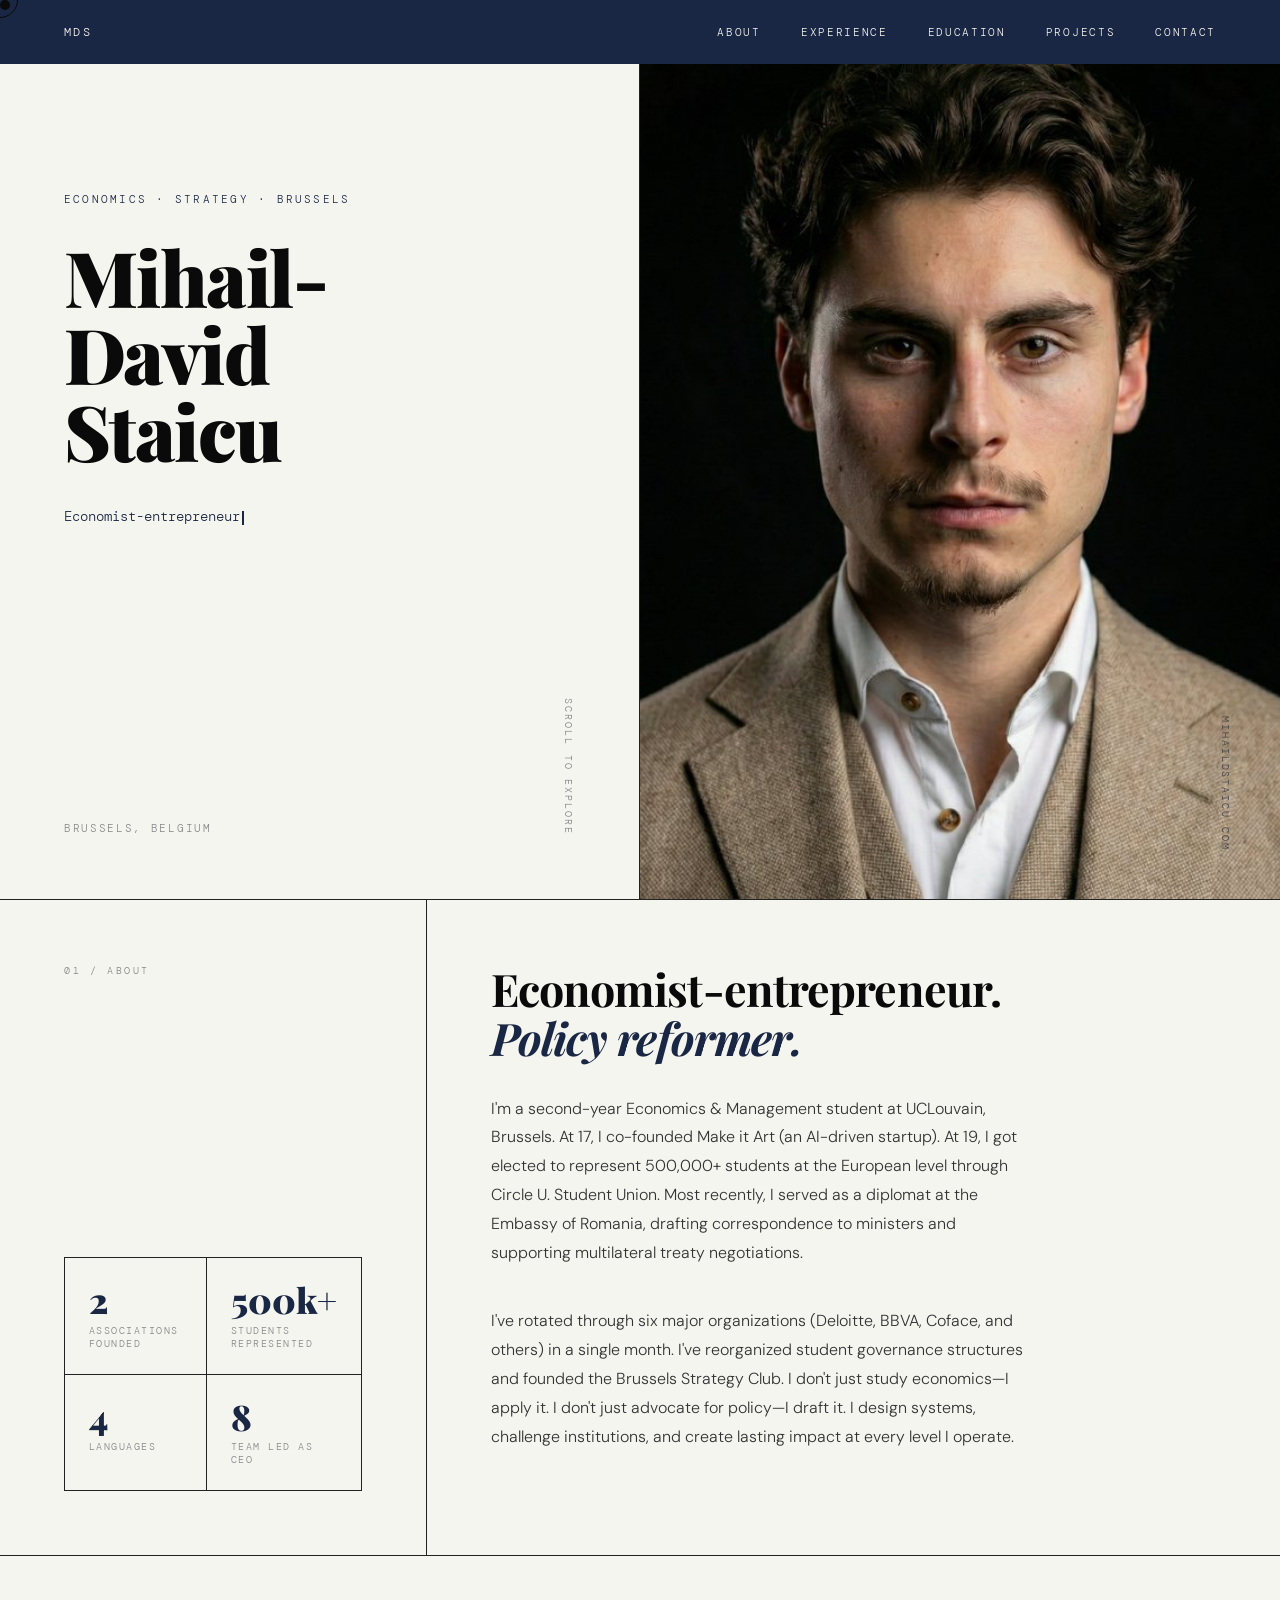
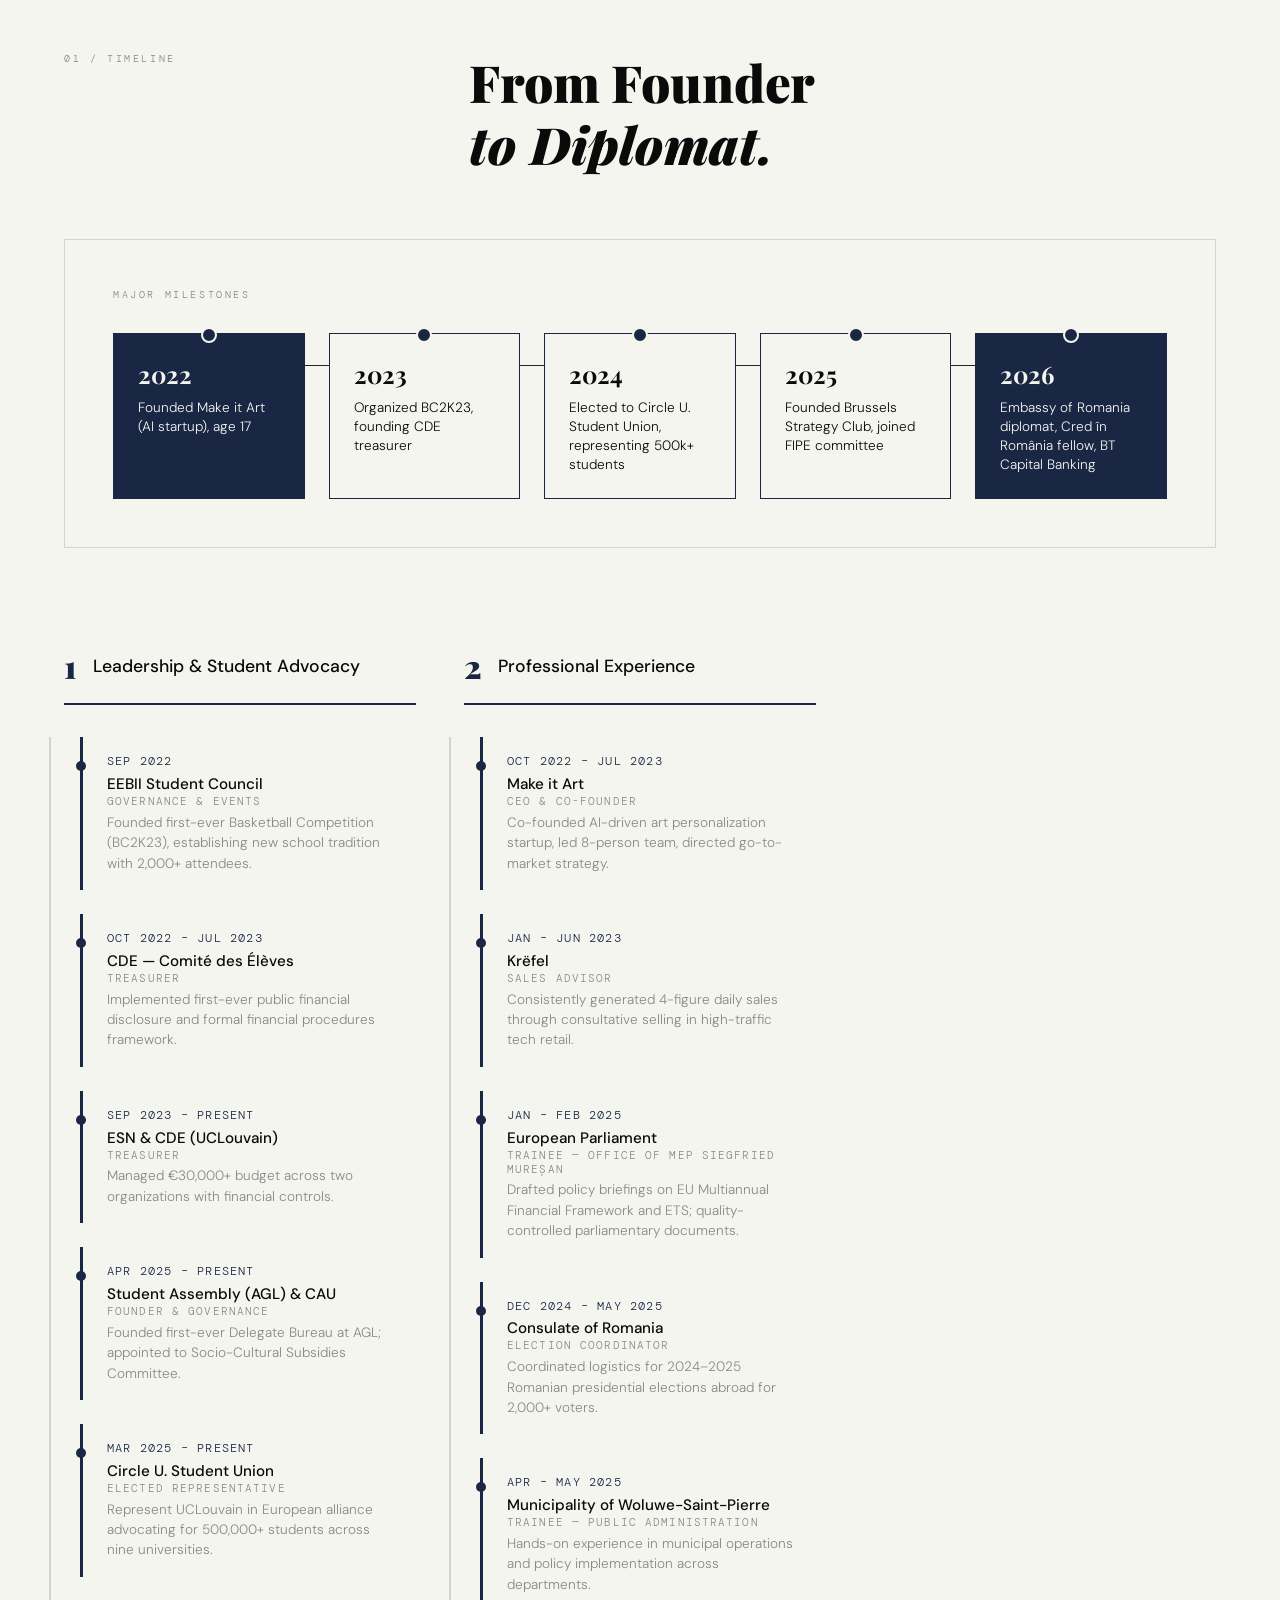
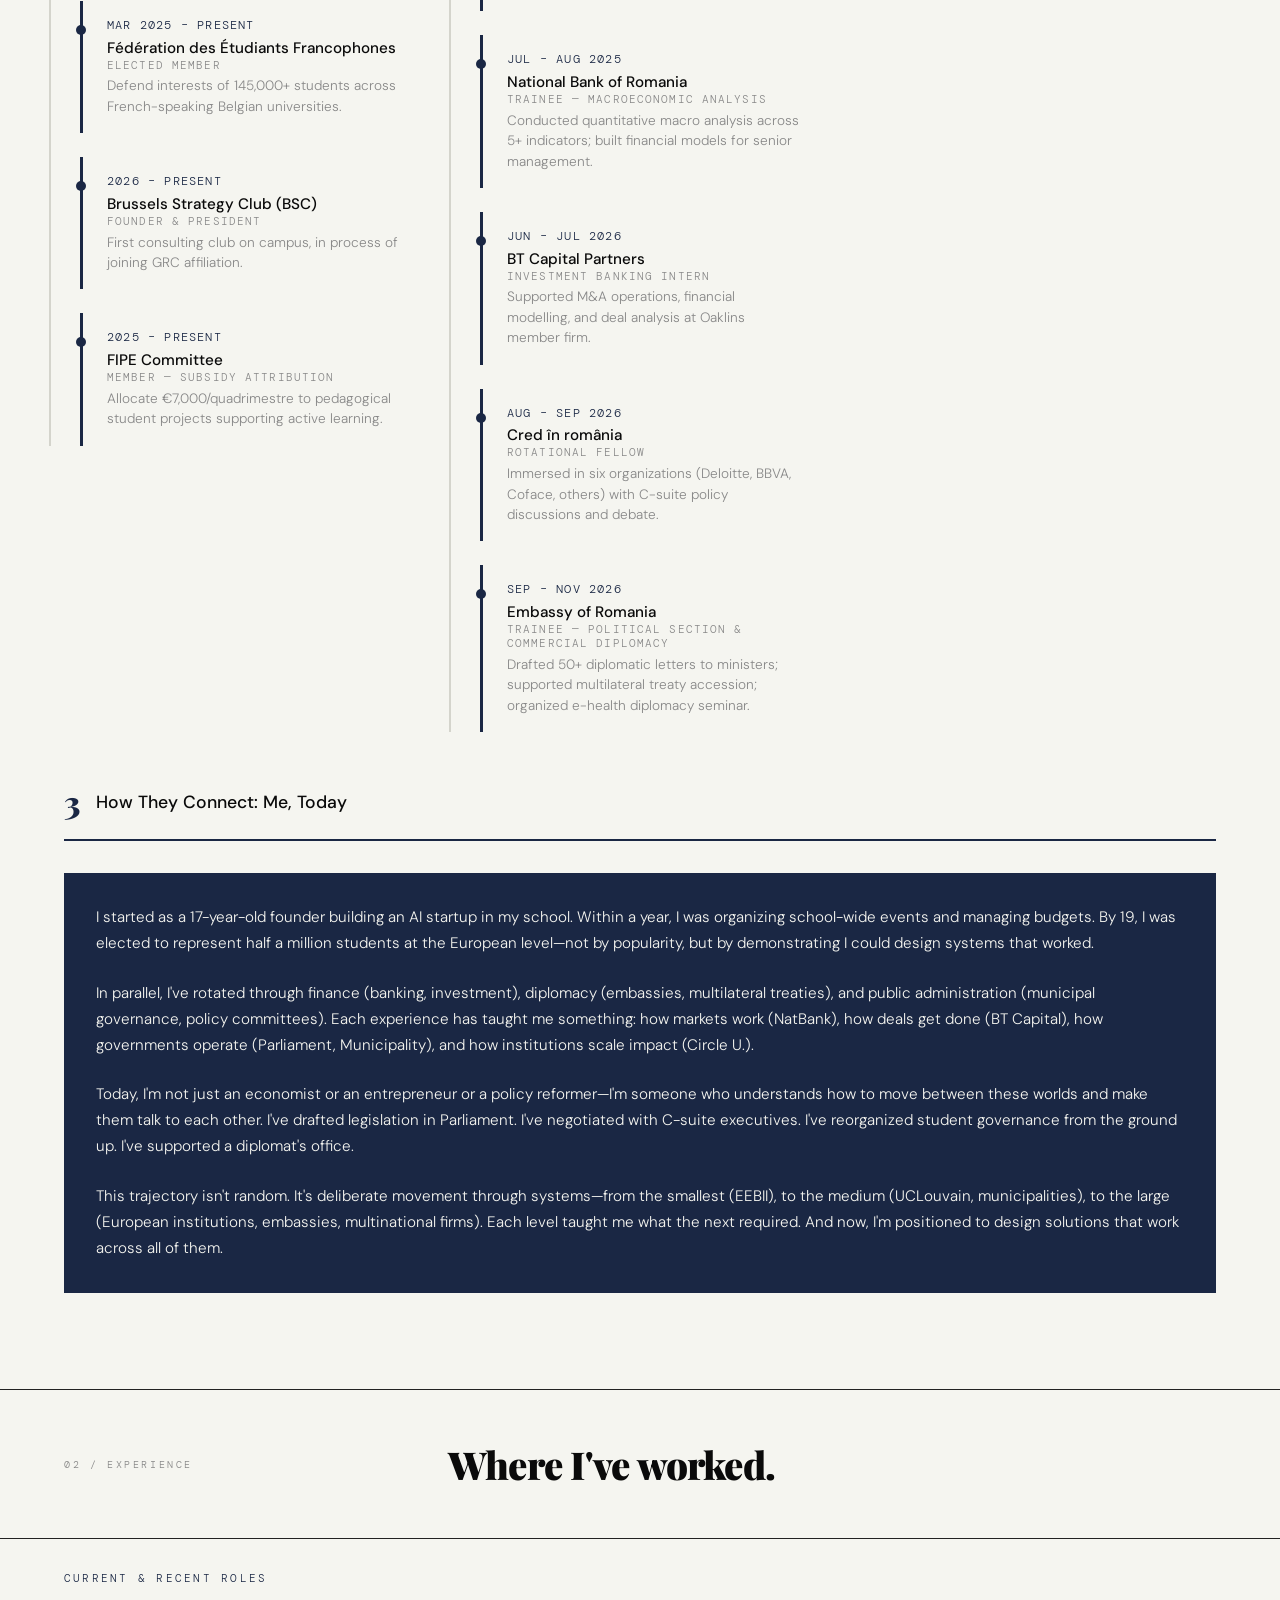
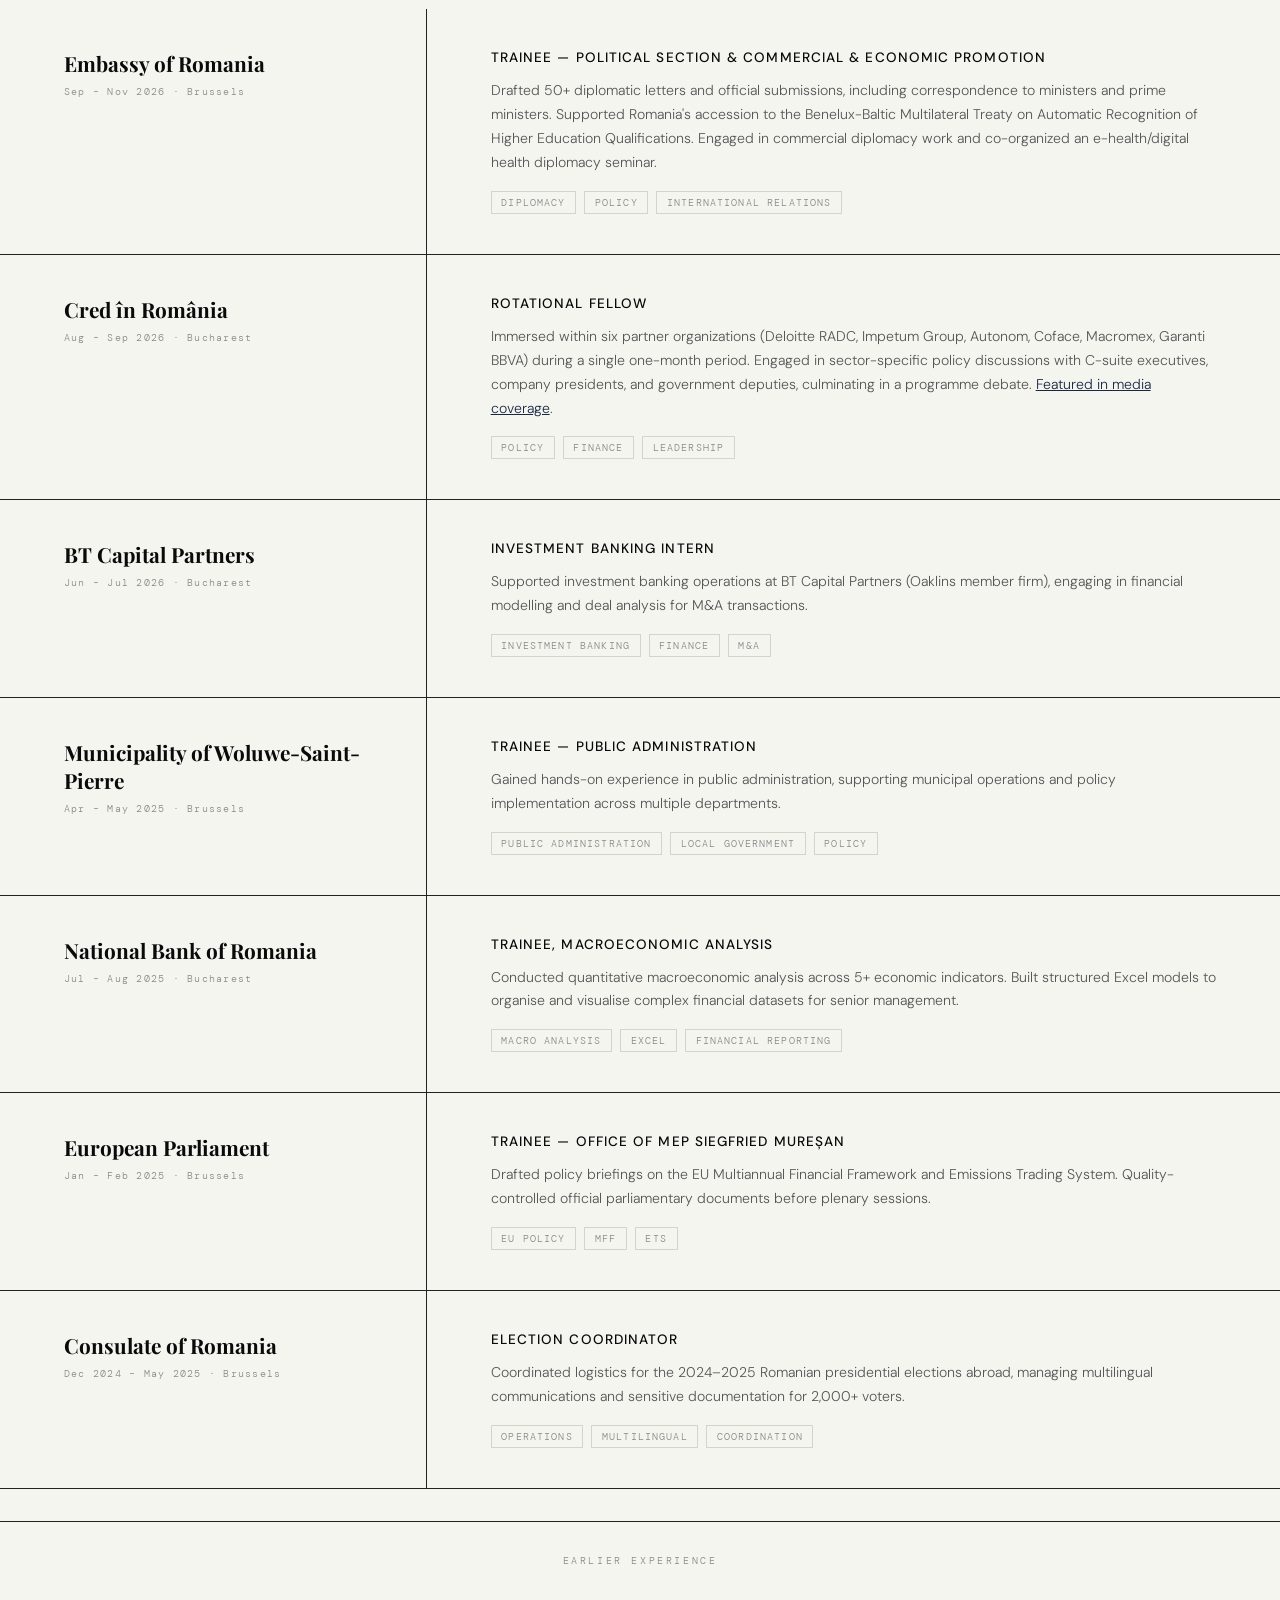
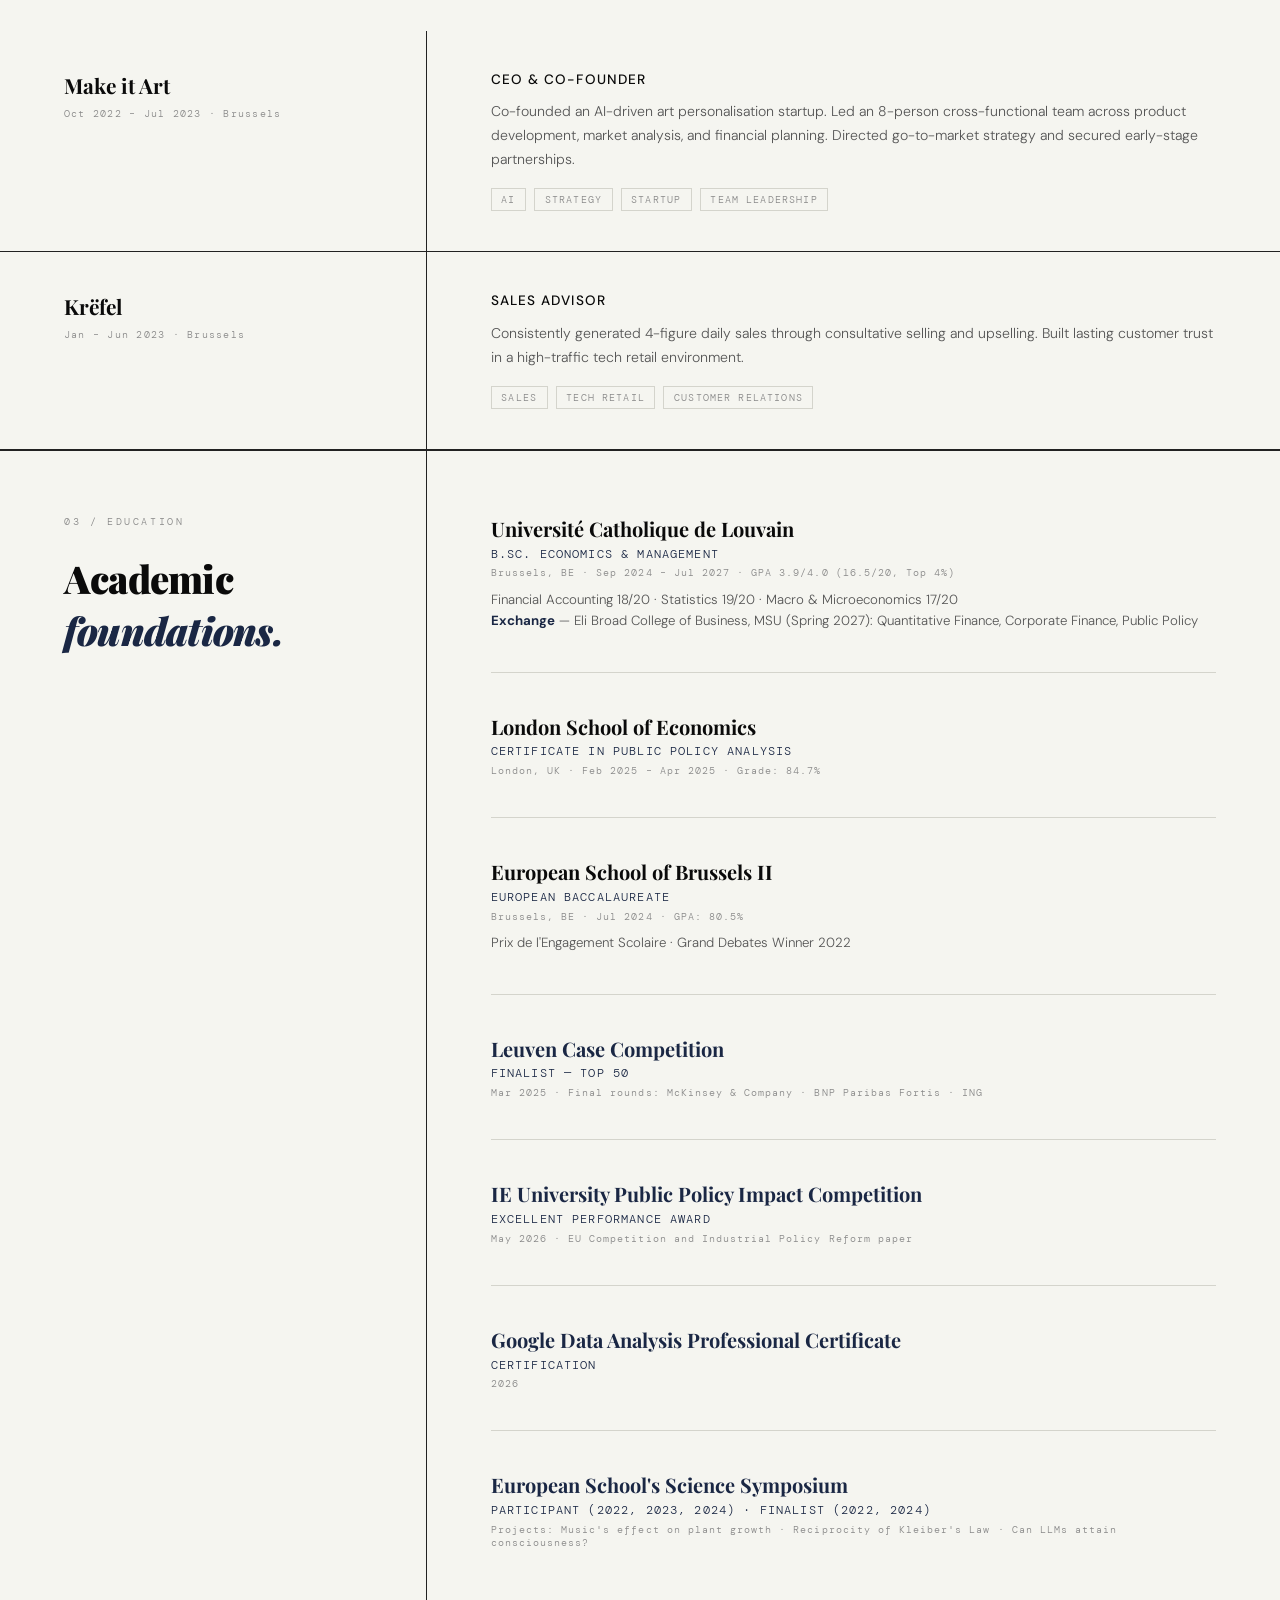
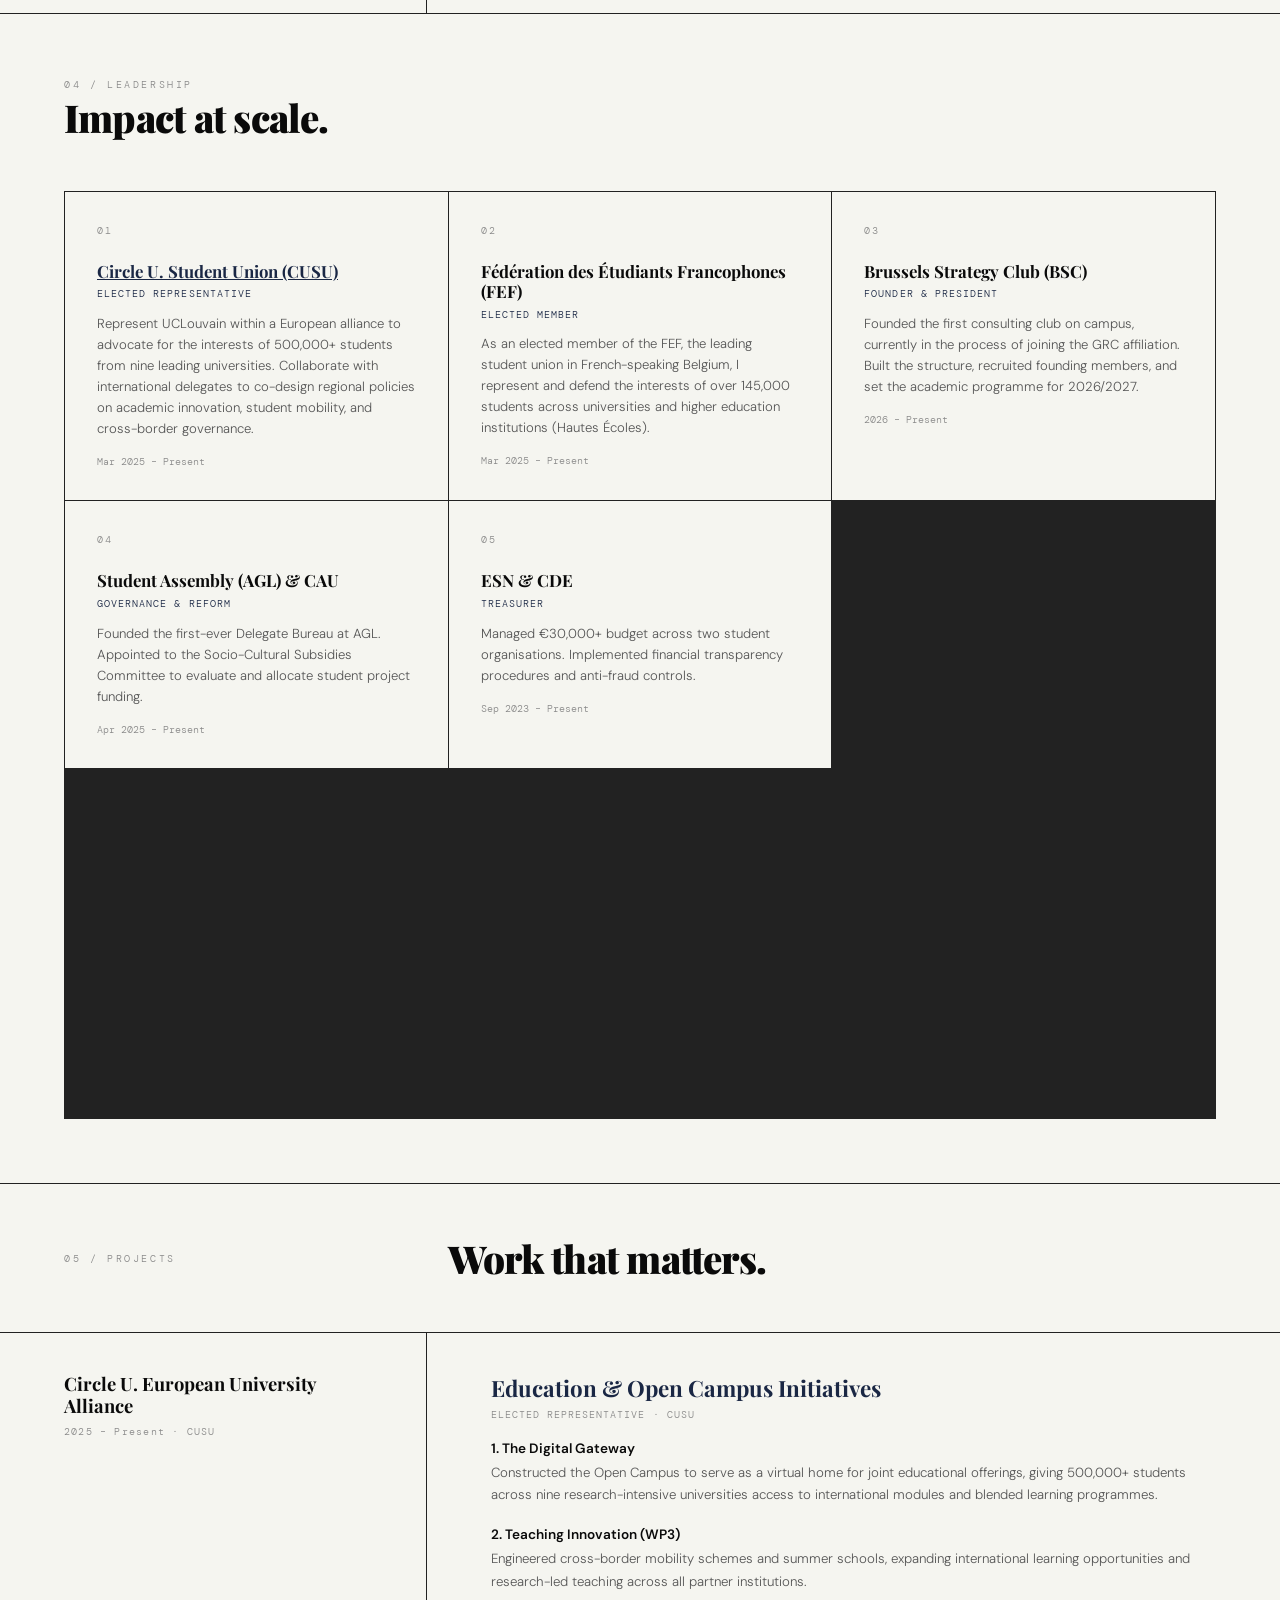
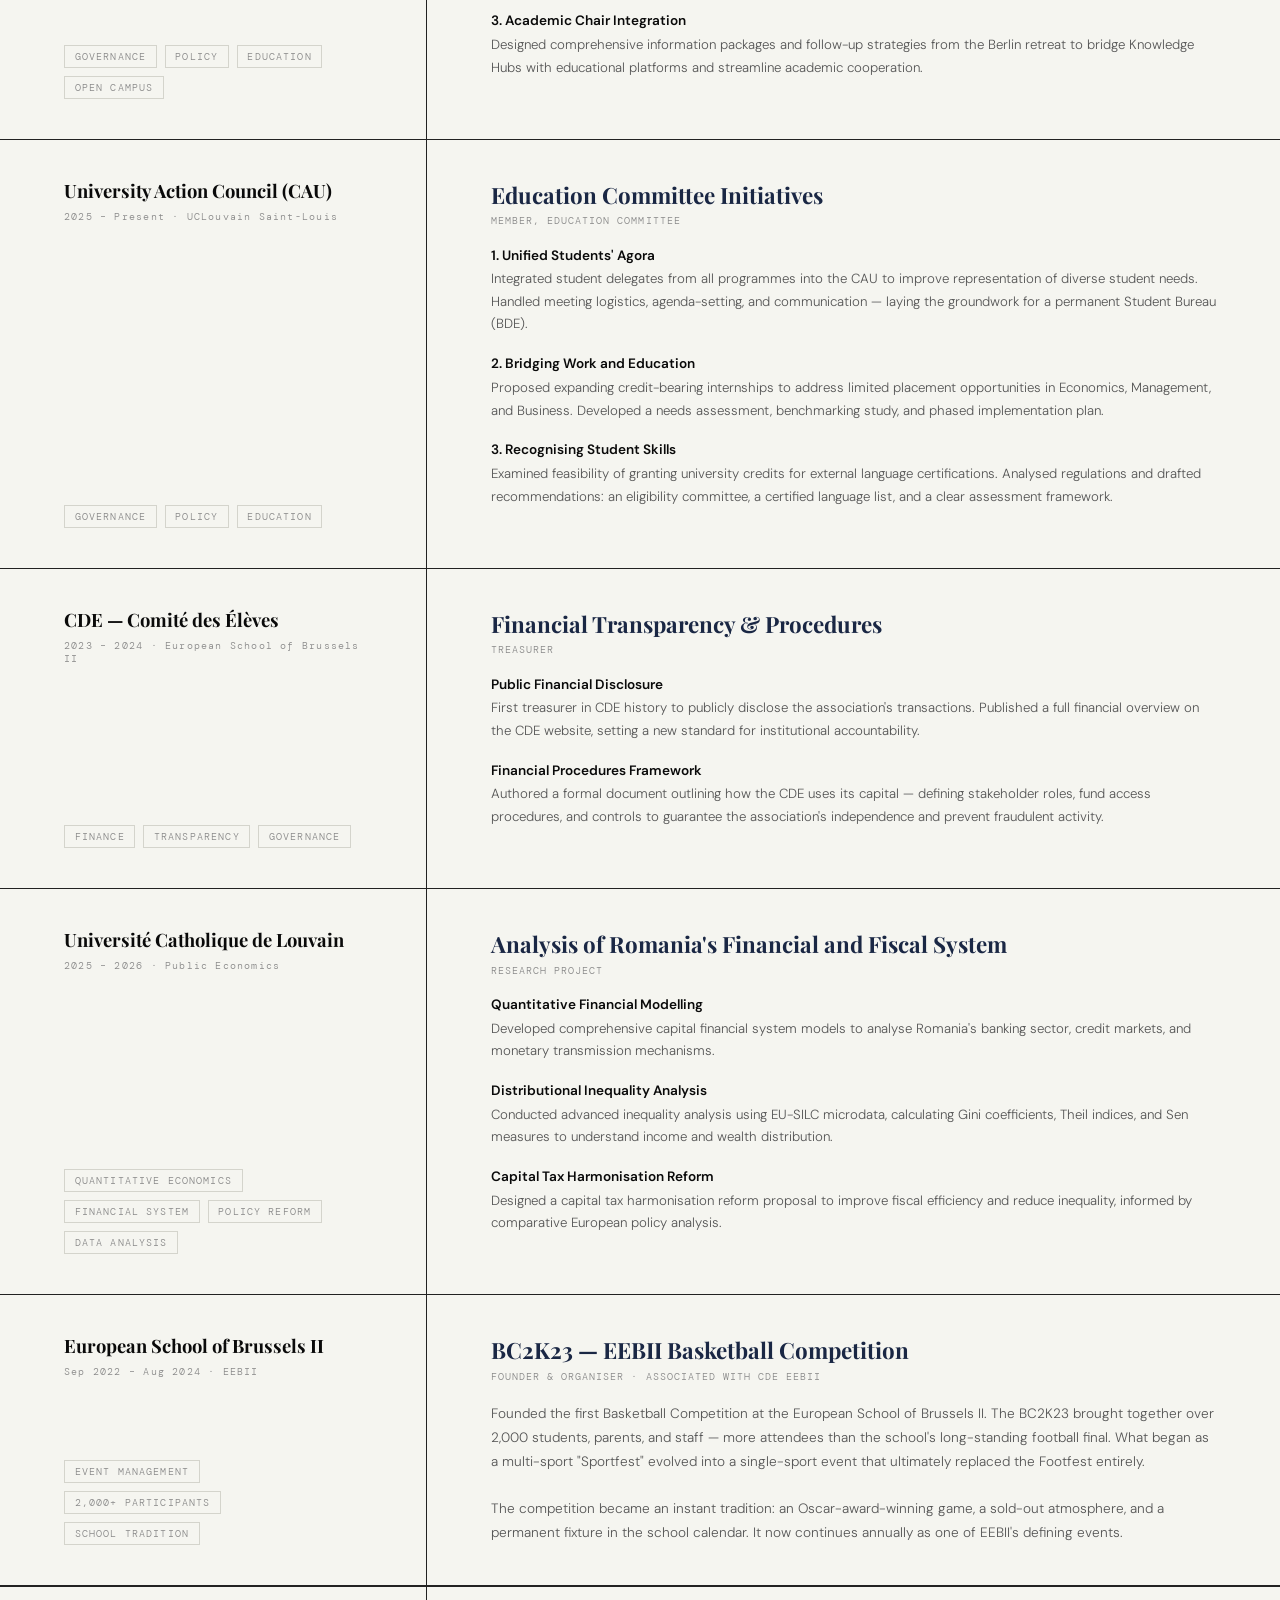
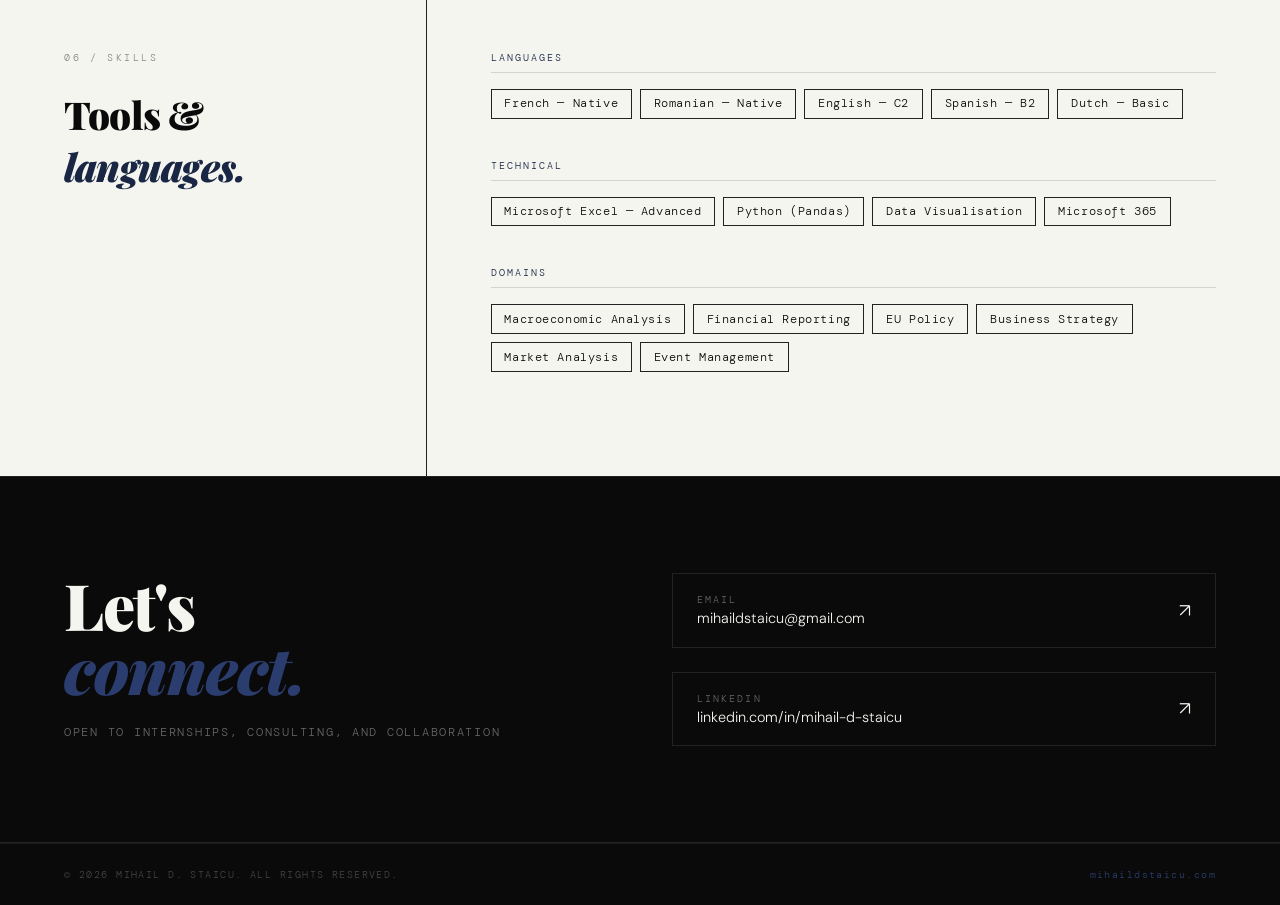
<file: uploads/mihaildstaicu.com - my website/index.html>
<!DOCTYPE html>
<html lang="en">
<head>
<meta charset="UTF-8">
<meta name="viewport" content="width=device-width, initial-scale=1.0">
<title>Mihail D. Staicu</title>
<link rel="preconnect" href="https://fonts.googleapis.com">
<link href="https://fonts.googleapis.com/css2?family=Playfair+Display:ital,wght@0,400;0,700;0,900;1,400;1,700&family=DM+Mono:wght@300;400;500&family=DM+Sans:wght@300;400;500&display=swap" rel="stylesheet">
<style>
  :root {
    --black: #0a0a0a;
    --white: #f5f5f0;
    --navy: #1a2744;
    --navy-light: #2a3d6e;
    --gray: #888;
    --light-gray: #d4d4cc;
    --border: #222;
  }

  * { margin: 0; padding: 0; box-sizing: border-box; }

  html { scroll-behavior: smooth; }

  body {
    background: var(--white);
    color: var(--black);
    font-family: 'DM Sans', sans-serif;
    font-weight: 300;
    overflow-x: hidden;
    cursor: none;
  }

  /* CUSTOM CURSOR */
  .cursor {
    width: 10px; height: 10px;
    background: var(--black);
    border-radius: 50%;
    position: fixed; top: 0; left: 0;
    pointer-events: none;
    z-index: 9999;
    transition: transform 0.15s ease;
  }
  .cursor-ring {
    width: 36px; height: 36px;
    border: 1px solid var(--black);
    border-radius: 50%;
    position: fixed; top: 0; left: 0;
    pointer-events: none;
    z-index: 9998;
    transition: transform 0.08s ease, width 0.2s, height 0.2s, border-color 0.2s;
  }
  .cursor-ring.hover {
    width: 56px; height: 56px;
    border-color: var(--navy);
  }

  /* NAV */
  nav {
    position: fixed; top: 0; left: 0; right: 0;
    z-index: 100;
    display: flex; justify-content: space-between; align-items: center;
    padding: 1.5rem 4rem;
    background: var(--navy);
    mix-blend-mode: normal;
  }
  .nav-logo {
    font-family: 'DM Mono', monospace;
    font-size: 0.75rem;
    letter-spacing: 0.2em;
    color: var(--white);
    text-decoration: none;
    text-transform: uppercase;
  }
  .nav-links { display: flex; gap: 2.5rem; }
  .nav-links a {
    font-family: 'DM Mono', monospace;
    font-size: 0.7rem;
    letter-spacing: 0.15em;
    text-transform: uppercase;
    color: var(--white);
    text-decoration: none;
    transition: opacity 0.2s;
  }
  .nav-links a:hover { opacity: 0.5; }

  /* HERO */
  #hero {
    min-height: 100vh;
    display: grid;
    grid-template-columns: 1fr 1fr;
    border-bottom: 1px solid var(--border);
  }

  .hero-left {
    padding: 12rem 4rem 4rem;
    display: flex; flex-direction: column; justify-content: space-between;
    border-right: 1px solid var(--border);
  }

  .hero-tag {
    font-family: 'DM Mono', monospace;
    font-size: 0.7rem;
    letter-spacing: 0.2em;
    text-transform: uppercase;
    color: var(--navy);
    margin-bottom: 2rem;
  }

  .hero-name {
    font-family: 'Playfair Display', serif;
    font-size: clamp(3.5rem, 6vw, 5.5rem);
    font-weight: 900;
    line-height: 1;
    letter-spacing: -0.02em;
  }

  .hero-name .line { overflow: hidden; }
  .hero-name .line span {
    display: block;
    transform: translateY(110%);
    animation: slideUp 0.9s cubic-bezier(0.16, 1, 0.3, 1) forwards;
  }
  .hero-name .line:nth-child(2) span { animation-delay: 0.1s; }
  .hero-name .line:nth-child(3) span { animation-delay: 0.2s; }

  @keyframes slideUp {
    to { transform: translateY(0); }
  }

  .hero-typing {
    font-family: 'DM Mono', monospace;
    font-size: 0.85rem;
    color: var(--navy);
    margin-top: 2.5rem;
    min-height: 1.4rem;
  }
  .cursor-blink {
    display: inline-block;
    width: 2px; height: 1em;
    background: var(--navy);
    margin-left: 2px;
    vertical-align: middle;
    animation: blink 0.8s steps(1) infinite;
  }
  @keyframes blink { 50% { opacity: 0; } }

  .hero-bottom {
    display: flex; justify-content: space-between; align-items: flex-end;
  }
  .hero-location {
    font-family: 'DM Mono', monospace;
    font-size: 0.7rem;
    letter-spacing: 0.15em;
    text-transform: uppercase;
    color: var(--gray);
  }
  .hero-scroll {
    font-family: 'DM Mono', monospace;
    font-size: 0.65rem;
    letter-spacing: 0.2em;
    text-transform: uppercase;
    color: var(--gray);
    writing-mode: vertical-lr;
    animation: scrollPulse 2s ease-in-out infinite;
  }
  @keyframes scrollPulse { 50% { opacity: 0.3; } }

  .hero-right {
    position: relative;
    background: var(--black);
    overflow: hidden;
  }
  .hero-photo-placeholder {
    width: 100%; height: 100%;
    display: flex; flex-direction: column;
    align-items: center; justify-content: center;
    gap: 1rem;
  }
  .photo-frame {
    width: 200px; height: 260px;
    border: 1px dashed #444;
    display: flex; align-items: center; justify-content: center;
    position: relative;
  }
  .photo-frame::before, .photo-frame::after {
    content: '';
    position: absolute;
    width: 20px; height: 20px;
    border-color: var(--navy-light);
    border-style: solid;
  }
  .photo-frame::before { top: -1px; left: -1px; border-width: 1px 0 0 1px; }
  .photo-frame::after { bottom: -1px; right: -1px; border-width: 0 1px 1px 0; }
  .photo-initials {
    font-family: 'Playfair Display', serif;
    font-size: 3rem;
    font-weight: 700;
    color: #333;
    letter-spacing: -0.02em;
  }
  .photo-label {
    font-family: 'DM Mono', monospace;
    font-size: 0.6rem;
    letter-spacing: 0.2em;
    color: #444;
    text-transform: uppercase;
  }
  .hero-right-tag {
    position: absolute; bottom: 3rem; right: 3rem;
    font-family: 'DM Mono', monospace;
    font-size: 0.6rem;
    color: #444;
    letter-spacing: 0.2em;
    text-transform: uppercase;
    writing-mode: vertical-lr;
  }

  /* TIMELINE SECTION */
  #timeline {
    padding: 6rem 4rem;
  }
  .timeline-header {
    display: grid;
    grid-template-columns: 1fr 2fr;
    margin-bottom: 4rem;
    gap: 2rem;
  }
  .timeline-title {
    font-family: 'Playfair Display', serif;
    font-size: clamp(2rem, 4vw, 3.5rem);
    font-weight: 900;
    line-height: 1.2;
  }

  /* Master Timeline */
  .master-timeline {
    margin-bottom: 6rem;
    padding: 3rem;
    background: var(--white);
    border: 1px solid var(--light-gray);
  }
  .timeline-label {
    font-family: 'DM Mono', monospace;
    font-size: 0.65rem;
    letter-spacing: 0.25em;
    text-transform: uppercase;
    color: var(--gray);
    margin-bottom: 2rem;
  }
  .timeline-track {
    display: grid;
    grid-template-columns: repeat(5, 1fr);
    gap: 1.5rem;
    position: relative;
  }
  .timeline-track::before {
    content: '';
    position: absolute;
    top: 2rem;
    left: 0;
    right: 0;
    height: 1px;
    background: var(--border);
    z-index: 0;
  }
  .timeline-event {
    position: relative;
    z-index: 1;
    padding: 1.5rem;
    background: var(--white);
    border: 1px solid var(--navy);
    display: flex;
    flex-direction: column;
    gap: 0.5rem;
  }
  .timeline-event.early, .timeline-event.current {
    border-color: var(--navy);
    background: var(--navy);
    color: var(--white);
  }
  .timeline-event::before {
    content: '';
    position: absolute;
    width: 12px;
    height: 12px;
    background: var(--navy);
    border-radius: 50%;
    top: -7px;
    left: 50%;
    transform: translateX(-50%);
    border: 2px solid var(--white);
  }
  .timeline-year {
    font-family: 'Playfair Display', serif;
    font-size: 1.5rem;
    font-weight: 700;
  }
  .timeline-desc {
    font-size: 0.85rem;
    line-height: 1.4;
  }

  /* Detailed Timelines */
  .detailed-timelines {
    display: grid;
    grid-template-columns: repeat(3, 1fr);
    gap: 3rem;
    margin-top: 4rem;
  }
  .detail-timeline {
    display: flex;
    flex-direction: column;
  }
  .detail-timeline.synthesis {
    grid-column: 1 / -1;
  }
  .detail-timeline-header {
    display: flex;
    align-items: center;
    gap: 1rem;
    margin-bottom: 2rem;
    padding-bottom: 1rem;
    border-bottom: 2px solid var(--navy);
  }
  .detail-timeline-num {
    font-family: 'Playfair Display', serif;
    font-size: 2rem;
    font-weight: 900;
    color: var(--navy);
  }
  .detail-timeline-title {
    font-family: 'DM Sans', sans-serif;
    font-size: 1.1rem;
    font-weight: 500;
    color: var(--black);
  }
  .detail-timeline-items {
    display: flex;
    flex-direction: column;
    gap: 1.5rem;
    position: relative;
  }
  .detail-timeline-items::before {
    content: '';
    position: absolute;
    left: -15px;
    top: 0;
    bottom: 0;
    width: 2px;
    background: var(--light-gray);
  }
  .detail-item {
    margin-left: 1rem;
    padding: 1rem;
    border-left: 3px solid var(--navy);
    padding-left: 1.5rem;
    position: relative;
  }
  .detail-item::before {
    content: '';
    position: absolute;
    width: 10px;
    height: 10px;
    background: var(--navy);
    border-radius: 50%;
    left: -7px;
    top: 1.5rem;
  }
  .detail-item-date {
    font-family: 'DM Mono', monospace;
    font-size: 0.75rem;
    letter-spacing: 0.1em;
    color: var(--navy);
    text-transform: uppercase;
    margin-bottom: 0.3rem;
  }
  .detail-item-org {
    font-family: 'DM Sans', sans-serif;
    font-weight: 500;
    font-size: 0.95rem;
    color: var(--black);
  }
  .detail-item-role {
    font-family: 'DM Mono', monospace;
    font-size: 0.7rem;
    color: var(--gray);
    text-transform: uppercase;
    letter-spacing: 0.1em;
  }
  .detail-item-desc {
    font-size: 0.85rem;
    line-height: 1.5;
    color: var(--gray);
    margin-top: 0.3rem;
  }

  /* Synthesis Narrative */
  .synthesis-narrative {
    padding: 2rem;
    background: var(--navy);
    color: var(--white);
  }
  .synthesis-narrative p {
    margin-bottom: 1.5rem;
    font-size: 0.95rem;
    line-height: 1.7;
  }
  .synthesis-narrative p:last-child {
    margin-bottom: 0;
  }

  /* SECTIONS COMMON */
  section { border-bottom: 1px solid var(--border); }

  .section-label {
    font-family: 'DM Mono', monospace;
    font-size: 0.65rem;
    letter-spacing: 0.25em;
    text-transform: uppercase;
    color: var(--gray);
  }

  /* ABOUT */
  #about {
    display: grid;
    grid-template-columns: 1fr 2fr;
  }
  .about-left {
    padding: 4rem;
    border-right: 1px solid var(--border);
    display: flex; flex-direction: column; justify-content: space-between;
  }
  .about-right { padding: 4rem; }

  .about-headline {
    font-family: 'Playfair Display', serif;
    font-size: clamp(2rem, 3.5vw, 3rem);
    font-weight: 700;
    line-height: 1.1;
    letter-spacing: -0.02em;
    margin-bottom: 2rem;
  }
  .about-headline em { font-style: italic; color: var(--navy); }

  .about-body {
    font-size: 1rem;
    line-height: 1.8;
    color: #333;
    max-width: 540px;
    margin-bottom: 2.5rem;
  }

  .stats-grid {
    display: grid;
    grid-template-columns: 1fr 1fr;
    gap: 1px;
    background: var(--border);
    border: 1px solid var(--border);
    margin-top: 3rem;
  }
  .stat {
    background: var(--white);
    padding: 1.5rem;
  }
  .stat-number {
    font-family: 'Playfair Display', serif;
    font-size: 2.2rem;
    font-weight: 900;
    color: var(--navy);
    line-height: 1;
  }
  .stat-label {
    font-family: 'DM Mono', monospace;
    font-size: 0.62rem;
    letter-spacing: 0.15em;
    text-transform: uppercase;
    color: var(--gray);
    margin-top: 0.4rem;
  }

  /* EXPERIENCE */
  #experience { padding: 0; }
  .exp-header {
    display: grid;
    grid-template-columns: 1fr 2fr;
    border-bottom: 1px solid var(--border);
    padding: 3rem 4rem;
    align-items: center;
  }
  .exp-title {
    font-family: 'Playfair Display', serif;
    font-size: clamp(2rem, 3vw, 2.5rem);
    font-weight: 900;
    letter-spacing: -0.02em;
  }

  .exp-section-label {
    font-family: 'DM Mono', monospace;
    font-size: 0.7rem;
    letter-spacing: 0.2em;
    text-transform: uppercase;
    color: var(--navy);
    margin: 2rem 4rem 1.5rem 4rem;
  }

  .exp-list { }
  .exp-item {
    display: grid;
    grid-template-columns: 1fr 2fr;
    border-bottom: 1px solid var(--border);
    cursor: pointer;
    transition: background 0.2s;
    opacity: 0;
    transform: translateY(20px);
    transition: opacity 0.5s ease, transform 0.5s ease, background 0.2s;
  }
  .exp-item.visible { opacity: 1; transform: translateY(0); }
  .exp-item:hover { background: var(--black); color: var(--white); }
  .exp-item:hover .exp-org, .exp-item:hover .exp-role,
  .exp-item:hover .exp-date, .exp-item:hover .exp-desc,
  .exp-item:hover .exp-tag { color: var(--white); border-color: #333; }

  .exp-left {
    padding: 2.5rem 4rem;
    border-right: 1px solid var(--border);
    display: flex; flex-direction: column; justify-content: space-between;
  }
  .exp-org {
    font-family: 'Playfair Display', serif;
    font-size: 1.3rem;
    font-weight: 700;
  }
  .exp-date {
    font-family: 'DM Mono', monospace;
    font-size: 0.65rem;
    letter-spacing: 0.12em;
    color: var(--gray);
    margin-top: 0.5rem;
  }
  .exp-right {
    padding: 2.5rem 4rem;
    display: flex; flex-direction: column; justify-content: space-between;
  }
  .exp-role {
    font-size: 0.85rem;
    font-weight: 500;
    text-transform: uppercase;
    letter-spacing: 0.08em;
    margin-bottom: 0.8rem;
  }
  .exp-desc {
    font-size: 0.88rem;
    line-height: 1.7;
    color: #555;
    flex: 1;
  }
  .exp-item:hover .exp-desc { color: #aaa; }
  .exp-tags { display: flex; gap: 0.5rem; flex-wrap: wrap; margin-top: 1rem; }
  .exp-tag {
    font-family: 'DM Mono', monospace;
    font-size: 0.6rem;
    letter-spacing: 0.12em;
    text-transform: uppercase;
    border: 1px solid var(--light-gray);
    padding: 0.25rem 0.6rem;
    color: var(--gray);
  }

  /* EDUCATION */
  #education {
    display: grid;
    grid-template-columns: 1fr 2fr;
  }
  .edu-left {
    padding: 4rem;
    border-right: 1px solid var(--border);
  }
  .edu-right { padding: 4rem; }
  .edu-title {
    font-family: 'Playfair Display', serif;
    font-size: clamp(2rem, 3vw, 2.5rem);
    font-weight: 900;
    letter-spacing: -0.02em;
    margin-top: 1.5rem;
  }

  .edu-item {
    margin-bottom: 2.5rem;
    padding-bottom: 2.5rem;
    border-bottom: 1px solid var(--light-gray);
    opacity: 0; transform: translateX(-20px);
    transition: opacity 0.5s ease, transform 0.5s ease;
  }
  .edu-item.visible { opacity: 1; transform: translateX(0); }
  .edu-item:last-child { border-bottom: none; margin-bottom: 0; padding-bottom: 0; }

  .edu-school {
    font-family: 'Playfair Display', serif;
    font-size: 1.25rem;
    font-weight: 700;
    margin-bottom: 0.3rem;
  }
  .edu-degree {
    font-family: 'DM Mono', monospace;
    font-size: 0.72rem;
    letter-spacing: 0.1em;
    color: var(--navy);
    text-transform: uppercase;
    margin-bottom: 0.3rem;
  }
  .edu-meta {
    font-family: 'DM Mono', monospace;
    font-size: 0.65rem;
    color: var(--gray);
    letter-spacing: 0.1em;
  }
  .edu-note {
    font-size: 0.83rem;
    color: #555;
    margin-top: 0.6rem;
    line-height: 1.6;
  }

  /* LEADERSHIP */
  #leadership { padding: 4rem; }
  .leadership-header {
    display: flex; justify-content: space-between; align-items: flex-start;
    margin-bottom: 3rem;
  }
  .leadership-title {
    font-family: 'Playfair Display', serif;
    font-size: clamp(2rem, 3vw, 2.5rem);
    font-weight: 900;
    letter-spacing: -0.02em;
  }
  .leadership-grid {
    display: grid;
    grid-template-columns: repeat(3, 1fr);
    gap: 1px;
    background: var(--border);
    border: 1px solid var(--border);
  }
  .leadership-card {
    background: var(--white);
    padding: 2rem;
    transition: background 0.25s;
    opacity: 0; transform: translateY(20px);
    transition: opacity 0.5s ease, transform 0.5s ease, background 0.25s;
  }
  .leadership-card.visible { opacity: 1; transform: translateY(0); }
  .leadership-card:hover { background: var(--navy); color: var(--white); }
  .leadership-card:hover .lc-org, .leadership-card:hover .lc-role,
  .leadership-card:hover .lc-desc, .leadership-card:hover .lc-date { color: var(--white); opacity: 0.9; }

  .lc-num {
    font-family: 'DM Mono', monospace;
    font-size: 0.6rem;
    color: var(--gray);
    letter-spacing: 0.2em;
    margin-bottom: 1.5rem;
  }
  .lc-org {
    font-family: 'Playfair Display', serif;
    font-size: 1.05rem;
    font-weight: 700;
    line-height: 1.2;
    margin-bottom: 0.4rem;
  }
  .lc-role {
    font-family: 'DM Mono', monospace;
    font-size: 0.65rem;
    letter-spacing: 0.1em;
    color: var(--navy);
    text-transform: uppercase;
    margin-bottom: 0.8rem;
  }
  .leadership-card:hover .lc-role { color: #99b3e0; }
  .lc-desc { font-size: 0.82rem; color: #555; line-height: 1.6; margin-bottom: 1rem; }
  .lc-date { font-family: 'DM Mono', monospace; font-size: 0.6rem; color: var(--gray); }


  /* PROJECTS */
  #projects { padding: 0; }
  .proj-header {
    display: grid;
    grid-template-columns: 1fr 2fr;
    border-bottom: 1px solid var(--border);
    padding: 3rem 4rem;
    align-items: center;
  }
  .proj-title {
    font-family: 'Playfair Display', serif;
    font-size: clamp(2rem, 3vw, 2.5rem);
    font-weight: 900;
    letter-spacing: -0.02em;
  }
  .proj-list {}
  .proj-item {
    display: grid;
    grid-template-columns: 1fr 2fr;
    border-bottom: 1px solid var(--border);
    opacity: 0;
    transform: translateY(20px);
    transition: opacity 0.5s ease, transform 0.5s ease, background 0.2s;
  }
  .proj-item.visible { opacity: 1; transform: translateY(0); }
  .proj-left {
    padding: 2.5rem 4rem;
    border-right: 1px solid var(--border);
    display: flex; flex-direction: column; justify-content: space-between;
  }
  .proj-org {
    font-family: 'Playfair Display', serif;
    font-size: 1.15rem;
    font-weight: 700;
    line-height: 1.2;
  }
  .proj-date {
    font-family: 'DM Mono', monospace;
    font-size: 0.63rem;
    letter-spacing: 0.12em;
    color: var(--gray);
    margin-top: 0.5rem;
  }
  .proj-right { padding: 2.5rem 4rem; }
  .proj-name {
    font-family: 'Playfair Display', serif;
    font-size: 1.4rem;
    font-weight: 700;
    margin-bottom: 0.3rem;
    color: var(--navy);
  }
  .proj-role {
    font-family: 'DM Mono', monospace;
    font-size: 0.65rem;
    letter-spacing: 0.1em;
    text-transform: uppercase;
    color: var(--gray);
    margin-bottom: 1.2rem;
  }
  .proj-subitems { display: flex; flex-direction: column; gap: 1.2rem; margin-bottom: 1.2rem; }
  .proj-subitem {}
  .proj-subitem-title {
    font-size: 0.85rem;
    font-weight: 600;
    color: var(--black);
    margin-bottom: 0.3rem;
  }
  .proj-subitem-body {
    font-size: 0.83rem;
    color: #555;
    line-height: 1.7;
  }
  .proj-desc {
    font-size: 0.85rem;
    color: #555;
    line-height: 1.75;
  }
  .proj-tags { display: flex; gap: 0.5rem; flex-wrap: wrap; margin-top: 1.2rem; }
  .proj-tag {
    font-family: 'DM Mono', monospace;
    font-size: 0.6rem;
    letter-spacing: 0.12em;
    text-transform: uppercase;
    border: 1px solid var(--light-gray);
    padding: 0.25rem 0.6rem;
    color: var(--gray);
  }

  /* SKILLS */
  #skills {
    display: grid;
    grid-template-columns: 1fr 2fr;
  }
  .skills-left {
    padding: 4rem;
    border-right: 1px solid var(--border);
  }
  .skills-right { padding: 4rem; }
  .skills-title {
    font-family: 'Playfair Display', serif;
    font-size: clamp(2rem, 3vw, 2.5rem);
    font-weight: 900;
    letter-spacing: -0.02em;
    margin-top: 1.5rem;
  }

  .skills-group { margin-bottom: 2.5rem; }
  .skills-group-title {
    font-family: 'DM Mono', monospace;
    font-size: 0.65rem;
    letter-spacing: 0.2em;
    text-transform: uppercase;
    color: var(--navy);
    margin-bottom: 1rem;
    padding-bottom: 0.5rem;
    border-bottom: 1px solid var(--light-gray);
  }
  .skills-tags { display: flex; flex-wrap: wrap; gap: 0.5rem; }
  .skill-tag {
    font-family: 'DM Mono', monospace;
    font-size: 0.72rem;
    padding: 0.4rem 0.8rem;
    border: 1px solid var(--border);
    letter-spacing: 0.05em;
    transition: background 0.2s, color 0.2s;
    cursor: default;
  }
  .skill-tag:hover { background: var(--black); color: var(--white); }

  /* CONTACT */
  #contact {
    background: var(--black);
    color: var(--white);
    padding: 6rem 4rem;
    display: grid;
    grid-template-columns: 1fr 1fr;
    gap: 4rem;
  }
  .contact-headline {
    font-family: 'Playfair Display', serif;
    font-size: clamp(2.5rem, 5vw, 4.5rem);
    font-weight: 900;
    line-height: 1;
    letter-spacing: -0.02em;
  }
  .contact-headline em { font-style: italic; color: var(--navy-light); }
  .contact-sub {
    font-family: 'DM Mono', monospace;
    font-size: 0.72rem;
    color: #666;
    letter-spacing: 0.15em;
    text-transform: uppercase;
    margin-top: 1.5rem;
  }
  .contact-links { display: flex; flex-direction: column; justify-content: center; gap: 1.5rem; }
  .contact-link {
    display: flex; justify-content: space-between; align-items: center;
    padding: 1.2rem 1.5rem;
    border: 1px solid #222;
    text-decoration: none;
    color: var(--white);
    transition: border-color 0.2s, background 0.2s;
    group: true;
  }
  .contact-link:hover { border-color: var(--navy-light); background: #111; }
  .contact-link-label {
    font-family: 'DM Mono', monospace;
    font-size: 0.65rem;
    letter-spacing: 0.2em;
    text-transform: uppercase;
    color: #666;
    margin-bottom: 0.2rem;
  }
  .contact-link-value { font-size: 0.9rem; }
  .contact-arrow {
    font-size: 1.2rem;
    transition: transform 0.2s;
  }
  .contact-link:hover .contact-arrow { transform: translate(4px, -4px); }

  .footer-bar {
    background: var(--black);
    border-top: 1px solid #1a1a1a;
    padding: 1.5rem 4rem;
    display: flex; justify-content: space-between; align-items: center;
  }
  .footer-copy {
    font-family: 'DM Mono', monospace;
    font-size: 0.6rem;
    color: #444;
    letter-spacing: 0.15em;
    text-transform: uppercase;
  }
  .footer-domain {
    font-family: 'DM Mono', monospace;
    font-size: 0.6rem;
    color: var(--navy-light);
    letter-spacing: 0.15em;
  }

  /* SCROLL REVEAL */
  .reveal {
    opacity: 0;
    transform: translateY(30px);
    transition: opacity 0.7s ease, transform 0.7s ease;
  }
  .reveal.visible { opacity: 1; transform: translateY(0); }

  @media (max-width: 900px) {
    nav { padding: 1.5rem 2rem; }
    #hero { grid-template-columns: 1fr; }
    .hero-right { min-height: 50vh; }
    .hero-left { padding: 8rem 2rem 3rem; }
    #about, #education, #skills { grid-template-columns: 1fr; }
    .about-left, .edu-left, .skills-left { border-right: none; border-bottom: 1px solid var(--border); }
    .exp-left, .exp-right { padding: 2rem; }
    .exp-item { grid-template-columns: 1fr; }
    .exp-left { border-right: none; border-bottom: 1px solid var(--border); }
    .leadership-grid { grid-template-columns: 1fr; }
    #contact { grid-template-columns: 1fr; padding: 4rem 2rem; }
    .exp-header { grid-template-columns: 1fr; }
    #leadership { padding: 2rem; }
    .footer-bar { padding: 1.5rem 2rem; }
  }
</style>
</head>
<body>

<div class="cursor" id="cursor"></div>
<div class="cursor-ring" id="cursorRing"></div>

<nav>
  <a href="#hero" class="nav-logo">MDS</a>
  <div class="nav-links">
    <a href="#about">About</a>
    <a href="#experience">Experience</a>
    <a href="#education">Education</a>
    <a href="#projects">Projects</a>
    <a href="#contact">Contact</a>
  </div>
</nav>

<!-- HERO -->
<section id="hero">
  <div class="hero-left">
    <div>
      <div class="hero-tag reveal">Economics · Strategy · Brussels</div>
      <div class="hero-name">
        <div class="line"><span>Mihail-</span></div>
        <div class="line"><span>David</span></div>
        <div class="line"><span>Staicu</span></div>
      </div>
      <div class="hero-typing" id="typingText"><span class="cursor-blink"></span></div>
    </div>
    <div class="hero-bottom">
      <div class="hero-location reveal">Brussels, Belgium</div>
      <div class="hero-scroll reveal">Scroll to explore</div>
    </div>
  </div>
  <div class="hero-right">
    <img src="[data-uri]" style="width:100%;height:100%;object-fit:cover;object-position:center top;" alt="Mihail D. Staicu">
    <div class="hero-right-tag">mihaildstaicu.com</div>
  </div>
</section>

<!-- ABOUT -->
<section id="about">
  <div class="about-left">
    <div class="section-label reveal">01 / About</div>
    <div class="stats-grid reveal">
      <div class="stat">
        <div class="stat-number">2</div>
        <div class="stat-label">Associations Founded</div>
      </div>
      <div class="stat">
        <div class="stat-number">500k+</div>
        <div class="stat-label">Students Represented</div>
      </div>
      <div class="stat">
        <div class="stat-number">4</div>
        <div class="stat-label">Languages</div>
      </div>
      <div class="stat">
        <div class="stat-number">8</div>
        <div class="stat-label">Team Led as CEO</div>
      </div>
    </div>
  </div>
  <div class="about-right">
    <div class="about-headline reveal">
      Economist-entrepreneur.<br><em>Policy reformer.</em>
    </div>
    <p class="about-body reveal">
      I'm a second-year Economics & Management student at UCLouvain, Brussels. At 17, I co-founded Make it Art (an AI-driven startup). At 19, I got elected to represent 500,000+ students at the European level through Circle U. Student Union. Most recently, I served as a diplomat at the Embassy of Romania, drafting correspondence to ministers and supporting multilateral treaty negotiations.
    </p>
    <p class="about-body reveal">
      I've rotated through six major organizations (Deloitte, BBVA, Coface, and others) in a single month. I've reorganized student governance structures and founded the Brussels Strategy Club. I don't just study economics—I apply it. I don't just advocate for policy—I draft it. I design systems, challenge institutions, and create lasting impact at every level I operate.
    </p>
  </div>
</section>

<!-- TIMELINE OVERVIEW -->
<section id="timeline">
  <div class="timeline-header">
    <div class="section-label">01 / Timeline</div>
    <div class="timeline-title reveal">From Founder<br><em>to Diplomat.</em></div>
  </div>

  <!-- MASTER TIMELINE -->
  <div class="master-timeline reveal">
    <div class="timeline-label">Major Milestones</div>
    <div class="timeline-track">
      <div class="timeline-event early">
        <div class="timeline-year">2022</div>
        <div class="timeline-desc">Founded Make it Art (AI startup), age 17</div>
      </div>
      <div class="timeline-event">
        <div class="timeline-year">2023</div>
        <div class="timeline-desc">Organized BC2K23, founding CDE treasurer</div>
      </div>
      <div class="timeline-event">
        <div class="timeline-year">2024</div>
        <div class="timeline-desc">Elected to Circle U. Student Union, representing 500k+ students</div>
      </div>
      <div class="timeline-event">
        <div class="timeline-year">2025</div>
        <div class="timeline-desc">Founded Brussels Strategy Club, joined FIPE committee</div>
      </div>
      <div class="timeline-event current">
        <div class="timeline-year">2026</div>
        <div class="timeline-desc">Embassy of Romania diplomat, Cred în România fellow, BT Capital Banking</div>
      </div>
    </div>
  </div>

  <!-- THREE DETAILED TIMELINES -->
  <div class="detailed-timelines">

    <!-- Timeline 1: Leadership & Student Advocacy -->
    <div class="detail-timeline">
      <div class="detail-timeline-header">
        <div class="detail-timeline-num">1</div>
        <div class="detail-timeline-title">Leadership & Student Advocacy</div>
      </div>
      <div class="detail-timeline-items">
        <div class="detail-item">
          <div class="detail-item-date">Sep 2022</div>
          <div class="detail-item-org">EEBII Student Council</div>
          <div class="detail-item-role">Governance & Events</div>
          <div class="detail-item-desc">Founded first-ever Basketball Competition (BC2K23), establishing new school tradition with 2,000+ attendees.</div>
        </div>
        <div class="detail-item">
          <div class="detail-item-date">Oct 2022 – Jul 2023</div>
          <div class="detail-item-org">CDE — Comité des Élèves</div>
          <div class="detail-item-role">Treasurer</div>
          <div class="detail-item-desc">Implemented first-ever public financial disclosure and formal financial procedures framework.</div>
        </div>
        <div class="detail-item">
          <div class="detail-item-date">Sep 2023 – Present</div>
          <div class="detail-item-org">ESN & CDE (UCLouvain)</div>
          <div class="detail-item-role">Treasurer</div>
          <div class="detail-item-desc">Managed €30,000+ budget across two organizations with financial controls.</div>
        </div>
        <div class="detail-item">
          <div class="detail-item-date">Apr 2025 – Present</div>
          <div class="detail-item-org">Student Assembly (AGL) & CAU</div>
          <div class="detail-item-role">Founder & Governance</div>
          <div class="detail-item-desc">Founded first-ever Delegate Bureau at AGL; appointed to Socio-Cultural Subsidies Committee.</div>
        </div>
        <div class="detail-item">
          <div class="detail-item-date">Mar 2025 – Present</div>
          <div class="detail-item-org">Circle U. Student Union</div>
          <div class="detail-item-role">Elected Representative</div>
          <div class="detail-item-desc">Represent UCLouvain in European alliance advocating for 500,000+ students across nine universities.</div>
        </div>
        <div class="detail-item">
          <div class="detail-item-date">Mar 2025 – Present</div>
          <div class="detail-item-org">Fédération des Étudiants Francophones</div>
          <div class="detail-item-role">Elected Member</div>
          <div class="detail-item-desc">Defend interests of 145,000+ students across French-speaking Belgian universities.</div>
        </div>
        <div class="detail-item">
          <div class="detail-item-date">2026 – Present</div>
          <div class="detail-item-org">Brussels Strategy Club (BSC)</div>
          <div class="detail-item-role">Founder & President</div>
          <div class="detail-item-desc">First consulting club on campus, in process of joining GRC affiliation.</div>
        </div>
        <div class="detail-item">
          <div class="detail-item-date">2025 – Present</div>
          <div class="detail-item-org">FIPE Committee</div>
          <div class="detail-item-role">Member — Subsidy Attribution</div>
          <div class="detail-item-desc">Allocate €7,000/quadrimestre to pedagogical student projects supporting active learning.</div>
        </div>
      </div>
    </div>

    <!-- Timeline 2: Professional Experience -->
    <div class="detail-timeline">
      <div class="detail-timeline-header">
        <div class="detail-timeline-num">2</div>
        <div class="detail-timeline-title">Professional Experience</div>
      </div>
      <div class="detail-timeline-items">
        <div class="detail-item">
          <div class="detail-item-date">Oct 2022 – Jul 2023</div>
          <div class="detail-item-org">Make it Art</div>
          <div class="detail-item-role">CEO & Co-founder</div>
          <div class="detail-item-desc">Co-founded AI-driven art personalization startup, led 8-person team, directed go-to-market strategy.</div>
        </div>
        <div class="detail-item">
          <div class="detail-item-date">Jan – Jun 2023</div>
          <div class="detail-item-org">Krëfel</div>
          <div class="detail-item-role">Sales Advisor</div>
          <div class="detail-item-desc">Consistently generated 4-figure daily sales through consultative selling in high-traffic tech retail.</div>
        </div>
        <div class="detail-item">
          <div class="detail-item-date">Jan – Feb 2025</div>
          <div class="detail-item-org">European Parliament</div>
          <div class="detail-item-role">Trainee — Office of MEP Siegfried Mureșan</div>
          <div class="detail-item-desc">Drafted policy briefings on EU Multiannual Financial Framework and ETS; quality-controlled parliamentary documents.</div>
        </div>
        <div class="detail-item">
          <div class="detail-item-date">Dec 2024 – May 2025</div>
          <div class="detail-item-org">Consulate of Romania</div>
          <div class="detail-item-role">Election Coordinator</div>
          <div class="detail-item-desc">Coordinated logistics for 2024–2025 Romanian presidential elections abroad for 2,000+ voters.</div>
        </div>
        <div class="detail-item">
          <div class="detail-item-date">Apr – May 2025</div>
          <div class="detail-item-org">Municipality of Woluwe-Saint-Pierre</div>
          <div class="detail-item-role">Trainee — Public Administration</div>
          <div class="detail-item-desc">Hands-on experience in municipal operations and policy implementation across departments.</div>
        </div>
        <div class="detail-item">
          <div class="detail-item-date">Jul – Aug 2025</div>
          <div class="detail-item-org">National Bank of Romania</div>
          <div class="detail-item-role">Trainee — Macroeconomic Analysis</div>
          <div class="detail-item-desc">Conducted quantitative macro analysis across 5+ indicators; built financial models for senior management.</div>
        </div>
        <div class="detail-item">
          <div class="detail-item-date">Jun – Jul 2026</div>
          <div class="detail-item-org">BT Capital Partners</div>
          <div class="detail-item-role">Investment Banking Intern</div>
          <div class="detail-item-desc">Supported M&A operations, financial modelling, and deal analysis at Oaklins member firm.</div>
        </div>
        <div class="detail-item">
          <div class="detail-item-date">Aug – Sep 2026</div>
          <div class="detail-item-org">Cred în românia</div>
          <div class="detail-item-role">Rotational Fellow</div>
          <div class="detail-item-desc">Immersed in six organizations (Deloitte, BBVA, Coface, others) with C-suite policy discussions and debate.</div>
        </div>
        <div class="detail-item">
          <div class="detail-item-date">Sep – Nov 2026</div>
          <div class="detail-item-org">Embassy of Romania</div>
          <div class="detail-item-role">Trainee — Political Section & Commercial Diplomacy</div>
          <div class="detail-item-desc">Drafted 50+ diplomatic letters to ministers; supported multilateral treaty accession; organized e-health diplomacy seminar.</div>
        </div>
      </div>
    </div>

    <!-- Timeline 3: The Synthesis -->
    <div class="detail-timeline synthesis">
      <div class="detail-timeline-header">
        <div class="detail-timeline-num">3</div>
        <div class="detail-timeline-title">How They Connect: Me, Today</div>
      </div>
      <div class="synthesis-narrative reveal">
        <p>
          I started as a 17-year-old founder building an AI startup in my school. Within a year, I was organizing school-wide events and managing budgets. By 19, I was elected to represent half a million students at the European level—not by popularity, but by demonstrating I could design systems that worked.
        </p>
        <p>
          In parallel, I've rotated through finance (banking, investment), diplomacy (embassies, multilateral treaties), and public administration (municipal governance, policy committees). Each experience has taught me something: how markets work (NatBank), how deals get done (BT Capital), how governments operate (Parliament, Municipality), and how institutions scale impact (Circle U.).
        </p>
        <p>
          Today, I'm not just an economist or an entrepreneur or a policy reformer—I'm someone who understands how to move between these worlds and make them talk to each other. I've drafted legislation in Parliament. I've negotiated with C-suite executives. I've reorganized student governance from the ground up. I've supported a diplomat's office.
        </p>
        <p>
          This trajectory isn't random. It's deliberate movement through systems—from the smallest (EEBII), to the medium (UCLouvain, municipalities), to the large (European institutions, embassies, multinational firms). Each level taught me what the next required. And now, I'm positioned to design solutions that work across all of them.
        </p>
      </div>
    </div>

  </div>
</section>

<!-- EXPERIENCE -->
<section id="experience">
  <div class="exp-header">
    <div class="section-label">02 / Experience</div>
    <div class="exp-title reveal">Where I've worked.</div>
  </div>

  <div class="exp-section-label reveal">Current & Recent Roles</div>
  <div class="exp-list">

    <div class="exp-item">
      <div class="exp-left">
        <div>
          <div class="exp-org">Embassy of Romania</div>
          <div class="exp-date">Sep – Nov 2026 · Brussels</div>
        </div>
      </div>
      <div class="exp-right">
        <div class="exp-role">Trainee — Political Section & Commercial & Economic Promotion</div>
        <div class="exp-desc">Drafted 50+ diplomatic letters and official submissions, including correspondence to ministers and prime ministers. Supported Romania's accession to the Benelux-Baltic Multilateral Treaty on Automatic Recognition of Higher Education Qualifications. Engaged in commercial diplomacy work and co-organized an e-health/digital health diplomacy seminar.</div>
        <div class="exp-tags">
          <span class="exp-tag">Diplomacy</span>
          <span class="exp-tag">Policy</span>
          <span class="exp-tag">International Relations</span>
        </div>
      </div>
    </div>

    <div class="exp-item">
      <div class="exp-left">
        <div>
          <div class="exp-org">Cred în România</div>
          <div class="exp-date">Aug – Sep 2026 · Bucharest</div>
        </div>
      </div>
      <div class="exp-right">
        <div class="exp-role">Rotational Fellow</div>
        <div class="exp-desc">Immersed within six partner organizations (Deloitte RADC, Impetum Group, Autonom, Coface, Macromex, Garanti BBVA) during a single one-month period. Engaged in sector-specific policy discussions with C-suite executives, company presidents, and government deputies, culminating in a programme debate. <a href="https://www.g4media.ro/nicusor-dan-se-intalneste-in-format-video-cu-tinerii-romani-participanti-la-programul-romania-vrea-sa-te-cunoasca-young-professionals-programme-programul-se-adreseaza-r.html" target="_blank" style="color:var(--navy);text-decoration:underline;">Featured in media coverage</a>.</div>
        <div class="exp-tags">
          <span class="exp-tag">Policy</span>
          <span class="exp-tag">Finance</span>
          <span class="exp-tag">Leadership</span>
        </div>
      </div>
    </div>

    <div class="exp-item">
      <div class="exp-left">
        <div>
          <div class="exp-org">BT Capital Partners</div>
          <div class="exp-date">Jun – Jul 2026 · Bucharest</div>
        </div>
      </div>
      <div class="exp-right">
        <div class="exp-role">Investment Banking Intern</div>
        <div class="exp-desc">Supported investment banking operations at BT Capital Partners (Oaklins member firm), engaging in financial modelling and deal analysis for M&A transactions.</div>
        <div class="exp-tags">
          <span class="exp-tag">Investment Banking</span>
          <span class="exp-tag">Finance</span>
          <span class="exp-tag">M&A</span>
        </div>
      </div>
    </div>

    <div class="exp-item">
      <div class="exp-left">
        <div>
          <div class="exp-org">Municipality of Woluwe-Saint-Pierre</div>
          <div class="exp-date">Apr – May 2025 · Brussels</div>
        </div>
      </div>
      <div class="exp-right">
        <div class="exp-role">Trainee — Public Administration</div>
        <div class="exp-desc">Gained hands-on experience in public administration, supporting municipal operations and policy implementation across multiple departments.</div>
        <div class="exp-tags">
          <span class="exp-tag">Public Administration</span>
          <span class="exp-tag">Local Government</span>
          <span class="exp-tag">Policy</span>
        </div>
      </div>
    </div>

    <div class="exp-item">
      <div class="exp-left">
        <div>
          <div class="exp-org">National Bank of Romania</div>
          <div class="exp-date">Jul – Aug 2025 · Bucharest</div>
        </div>
      </div>
      <div class="exp-right">
        <div class="exp-role">Trainee, Macroeconomic Analysis</div>
        <div class="exp-desc">Conducted quantitative macroeconomic analysis across 5+ economic indicators. Built structured Excel models to organise and visualise complex financial datasets for senior management.</div>
        <div class="exp-tags">
          <span class="exp-tag">Macro Analysis</span>
          <span class="exp-tag">Excel</span>
          <span class="exp-tag">Financial Reporting</span>
        </div>
      </div>
    </div>

    <div class="exp-item">
      <div class="exp-left">
        <div>
          <div class="exp-org">European Parliament</div>
          <div class="exp-date">Jan – Feb 2025 · Brussels</div>
        </div>
      </div>
      <div class="exp-right">
        <div class="exp-role">Trainee — Office of MEP Siegfried Mureșan</div>
        <div class="exp-desc">Drafted policy briefings on the EU Multiannual Financial Framework and Emissions Trading System. Quality-controlled official parliamentary documents before plenary sessions.</div>
        <div class="exp-tags">
          <span class="exp-tag">EU Policy</span>
          <span class="exp-tag">MFF</span>
          <span class="exp-tag">ETS</span>
        </div>
      </div>
    </div>

    <div class="exp-item">
      <div class="exp-left">
        <div>
          <div class="exp-org">Consulate of Romania</div>
          <div class="exp-date">Dec 2024 – May 2025 · Brussels</div>
        </div>
      </div>
      <div class="exp-right">
        <div class="exp-role">Election Coordinator</div>
        <div class="exp-desc">Coordinated logistics for the 2024–2025 Romanian presidential elections abroad, managing multilingual communications and sensitive documentation for 2,000+ voters.</div>
        <div class="exp-tags">
          <span class="exp-tag">Operations</span>
          <span class="exp-tag">Multilingual</span>
          <span class="exp-tag">Coordination</span>
        </div>
      </div>
    </div>

    <div class="exp-section-divider reveal">
      <div style="text-align: center; padding: 2rem 0; border-top: 1px solid var(--border); margin: 2rem 0;">
        <div style="font-family: 'DM Mono', monospace; font-size: 0.65rem; letter-spacing: 0.25em; text-transform: uppercase; color: var(--gray);">Earlier Experience</div>
      </div>
    </div>

    <div class="exp-item">
      <div class="exp-left">
        <div>
          <div class="exp-org">Make it Art</div>
          <div class="exp-date">Oct 2022 – Jul 2023 · Brussels</div>
        </div>
      </div>
      <div class="exp-right">
        <div class="exp-role">CEO & Co-founder</div>
        <div class="exp-desc">Co-founded an AI-driven art personalisation startup. Led an 8-person cross-functional team across product development, market analysis, and financial planning. Directed go-to-market strategy and secured early-stage partnerships.</div>
        <div class="exp-tags">
          <span class="exp-tag">AI</span>
          <span class="exp-tag">Strategy</span>
          <span class="exp-tag">Startup</span>
          <span class="exp-tag">Team Leadership</span>
        </div>
      </div>
    </div>

    <div class="exp-item">
      <div class="exp-left">
        <div>
          <div class="exp-org">Krëfel</div>
          <div class="exp-date">Jan – Jun 2023 · Brussels</div>
        </div>
      </div>
      <div class="exp-right">
        <div class="exp-role">Sales Advisor</div>
        <div class="exp-desc">Consistently generated 4-figure daily sales through consultative selling and upselling. Built lasting customer trust in a high-traffic tech retail environment.</div>
        <div class="exp-tags">
          <span class="exp-tag">Sales</span>
          <span class="exp-tag">Tech Retail</span>
          <span class="exp-tag">Customer Relations</span>
        </div>
      </div>
    </div>

  </div>
</section>

<!-- EDUCATION -->
<section id="education">
  <div class="edu-left">
    <div class="section-label">03 / Education</div>
    <div class="edu-title reveal">Academic<br><em style="font-style:italic;color:var(--navy)">foundations.</em></div>
  </div>
  <div class="edu-right">

    <div class="edu-item">
      <div class="edu-school">Université Catholique de Louvain</div>
      <div class="edu-degree">B.Sc. Economics & Management</div>
      <div class="edu-meta">Brussels, BE · Sep 2024 – Jul 2027 · GPA 3.9/4.0 (16.5/20, Top 4%)</div>
      <div class="edu-note">Financial Accounting 18/20 · Statistics 19/20 · Macro & Microeconomics 17/20<br>
      <strong style="color:var(--navy)">Exchange</strong> — Eli Broad College of Business, MSU (Spring 2027): Quantitative Finance, Corporate Finance, Public Policy</div>
    </div>

    <div class="edu-item">
      <div class="edu-school">London School of Economics</div>
      <div class="edu-degree">Certificate in Public Policy Analysis</div>
      <div class="edu-meta">London, UK · Feb 2025 – Apr 2025 · Grade: 84.7%</div>
    </div>

    <div class="edu-item">
      <div class="edu-school">European School of Brussels II</div>
      <div class="edu-degree">European Baccalaureate</div>
      <div class="edu-meta">Brussels, BE · Jul 2024 · GPA: 80.5%</div>
      <div class="edu-note">Prix de l'Engagement Scolaire · Grand Debates Winner 2022</div>
    </div>

    <div class="edu-item">
      <div class="edu-school" style="color:var(--navy)">Leuven Case Competition</div>
      <div class="edu-degree">Finalist — Top 50</div>
      <div class="edu-meta">Mar 2025 · Final rounds: McKinsey & Company · BNP Paribas Fortis · ING</div>
    </div>

    <div class="edu-item">
      <div class="edu-school" style="color:var(--navy)">IE University Public Policy Impact Competition</div>
      <div class="edu-degree">Excellent Performance Award</div>
      <div class="edu-meta">May 2026 · EU Competition and Industrial Policy Reform paper</div>
    </div>

    <div class="edu-item">
      <div class="edu-school" style="color:var(--navy)">Google Data Analysis Professional Certificate</div>
      <div class="edu-degree">Certification</div>
      <div class="edu-meta">2026</div>
    </div>

    <div class="edu-item">
      <div class="edu-school" style="color:var(--navy)">European School's Science Symposium</div>
      <div class="edu-degree">Participant (2022, 2023, 2024) · Finalist (2022, 2024)</div>
      <div class="edu-meta">Projects: Music's effect on plant growth · Reciprocity of Kleiber's Law · Can LLMs attain consciousness?</div>
    </div>

  </div>
</section>

<!-- LEADERSHIP -->
<section id="leadership">
  <div class="leadership-header">
    <div>
      <div class="section-label">04 / Leadership</div>
      <div class="leadership-title reveal">Impact at scale.</div>
    </div>
  </div>
  <div class="leadership-grid">

    <div class="leadership-card">
      <div class="lc-num">01</div>
      <div class="lc-org"><a href="https://www.circle-u.eu/get-involved/circle-u-student-union" target="_blank" style="color:var(--navy);text-decoration:underline;">Circle U. Student Union (CUSU)</a></div>
      <div class="lc-role">Elected Representative</div>
      <div class="lc-desc">Represent UCLouvain within a European alliance to advocate for the interests of 500,000+ students from nine leading universities. Collaborate with international delegates to co-design regional policies on academic innovation, student mobility, and cross-border governance.</div>
      <div class="lc-date">Mar 2025 – Present</div>
    </div>

    <div class="leadership-card">
      <div class="lc-num">02</div>
      <div class="lc-org">Fédération des Étudiants Francophones (FEF)</div>
      <div class="lc-role">Elected Member</div>
      <div class="lc-desc">As an elected member of the FEF, the leading student union in French-speaking Belgium, I represent and defend the interests of over 145,000 students across universities and higher education institutions (Hautes Écoles).</div>
      <div class="lc-date">Mar 2025 – Present</div>
    </div>

    <div class="leadership-card">
      <div class="lc-num">03</div>
      <div class="lc-org">Brussels Strategy Club (BSC)</div>
      <div class="lc-role">Founder & President</div>
      <div class="lc-desc">Founded the first consulting club on campus, currently in the process of joining the GRC affiliation. Built the structure, recruited founding members, and set the academic programme for 2026/2027.</div>
      <div class="lc-date">2026 – Present</div>
    </div>

    <div class="leadership-card">
      <div class="lc-num">04</div>
      <div class="lc-org">Student Assembly (AGL) & CAU</div>
      <div class="lc-role">Governance & Reform</div>
      <div class="lc-desc">Founded the first-ever Delegate Bureau at AGL. Appointed to the Socio-Cultural Subsidies Committee to evaluate and allocate student project funding.</div>
      <div class="lc-date">Apr 2025 – Present</div>
    </div>

    <div class="leadership-card">
      <div class="lc-num">05</div>
      <div class="lc-org">ESN & CDE</div>
      <div class="lc-role">Treasurer</div>
      <div class="lc-desc">Managed €30,000+ budget across two student organisations. Implemented financial transparency procedures and anti-fraud controls.</div>
      <div class="lc-date">Sep 2023 – Present</div>
    </div>

    <div class="leadership-card">
      <div class="lc-num">06</div>
      <div class="lc-org">EEBII & UCLouvain</div>
      <div class="lc-role">Event Organiser</div>
      <div class="lc-desc">Organised large-scale events up to 2,000 participants including the first-ever EEBII Basketball Competition. Directed teams of 40+ members.</div>
      <div class="lc-date">Sep 2022 – Jun 2025</div>
    </div>

    <div class="leadership-card">
      <div class="lc-num">07</div>
      <div class="lc-org">Fonds de Soutien aux Initiatives Pédagogiques Étudiantes (FIPE)</div>
      <div class="lc-role">Committee Member — Subsidy Attribution</div>
      <div class="lc-desc">Evaluate and allocate pedagogical project funding (~€7,000 per quadrimestre, up to €2,500 per project) to support student-led initiatives that promote active, contextual, and participatory learning. Committee reviews applications twice yearly (December and April) to ensure projects foster genuine student agency in their education.</div>
      <div class="lc-date">2025 – Present</div>
    </div>

    <div class="leadership-card">
      <div class="lc-num">08</div>
      <div class="lc-org">Hobbies & Interests</div>
      <div class="lc-role">Beyond the Office</div>
      <div class="lc-desc">Competitive basketball player. Also passionate about motorcycles, sailing, choral singing, and debating — a profile built on discipline, teamwork, and relentless drive.</div>
      <div class="lc-date">Ongoing</div>
    </div>

  </div>
</section>

<!-- PROJECTS -->
<section id="projects">
  <div class="proj-header">
    <div class="section-label">05 / Projects</div>
    <div class="proj-title reveal">Work that matters.</div>
  </div>
  <div class="proj-list">

    <!-- Circle U. CUSU -->
    <div class="proj-item">
      <div class="proj-left">
        <div>
          <div class="proj-org">Circle U. European University Alliance</div>
          <div class="proj-date">2025 – Present · CUSU</div>
        </div>
        <div class="proj-tags">
          <span class="proj-tag">Governance</span>
          <span class="proj-tag">Policy</span>
          <span class="proj-tag">Education</span>
          <span class="proj-tag">Open Campus</span>
        </div>
      </div>
      <div class="proj-right">
        <div class="proj-name">Education & Open Campus Initiatives</div>
        <div class="proj-role">Elected Representative · CUSU</div>
        <div class="proj-subitems">
          <div class="proj-subitem">
            <div class="proj-subitem-title">1. The Digital Gateway</div>
            <div class="proj-subitem-body">Constructed the Open Campus to serve as a virtual home for joint educational offerings, giving 500,000+ students across nine research-intensive universities access to international modules and blended learning programmes.</div>
          </div>
          <div class="proj-subitem">
            <div class="proj-subitem-title">2. Teaching Innovation (WP3)</div>
            <div class="proj-subitem-body">Engineered cross-border mobility schemes and summer schools, expanding international learning opportunities and research-led teaching across all partner institutions.</div>
          </div>
          <div class="proj-subitem">
            <div class="proj-subitem-title">3. Academic Chair Integration</div>
            <div class="proj-subitem-body">Designed comprehensive information packages and follow-up strategies from the Berlin retreat to bridge Knowledge Hubs with educational platforms and streamline academic cooperation.</div>
          </div>
        </div>
      </div>
    </div>

    <!-- CAU Education Committee -->
    <div class="proj-item">
      <div class="proj-left">
        <div>
          <div class="proj-org">University Action Council (CAU)</div>
          <div class="proj-date">2025 – Present · UCLouvain Saint-Louis</div>
        </div>
        <div class="proj-tags">
          <span class="proj-tag">Governance</span>
          <span class="proj-tag">Policy</span>
          <span class="proj-tag">Education</span>
        </div>
      </div>
      <div class="proj-right">
        <div class="proj-name">Education Committee Initiatives</div>
        <div class="proj-role">Member, Education Committee</div>
        <div class="proj-subitems">
          <div class="proj-subitem">
            <div class="proj-subitem-title">1. Unified Students' Agora</div>
            <div class="proj-subitem-body">Integrated student delegates from all programmes into the CAU to improve representation of diverse student needs. Handled meeting logistics, agenda-setting, and communication — laying the groundwork for a permanent Student Bureau (BDE).</div>
          </div>
          <div class="proj-subitem">
            <div class="proj-subitem-title">2. Bridging Work and Education</div>
            <div class="proj-subitem-body">Proposed expanding credit-bearing internships to address limited placement opportunities in Economics, Management, and Business. Developed a needs assessment, benchmarking study, and phased implementation plan.</div>
          </div>
          <div class="proj-subitem">
            <div class="proj-subitem-title">3. Recognising Student Skills</div>
            <div class="proj-subitem-body">Examined feasibility of granting university credits for external language certifications. Analysed regulations and drafted recommendations: an eligibility committee, a certified language list, and a clear assessment framework.</div>
          </div>
        </div>
      </div>
    </div>

    <!-- CDE Finances -->
    <div class="proj-item">
      <div class="proj-left">
        <div>
          <div class="proj-org">CDE — Comité des Élèves</div>
          <div class="proj-date">2023 – 2024 · European School of Brussels II</div>
        </div>
        <div class="proj-tags">
          <span class="proj-tag">Finance</span>
          <span class="proj-tag">Transparency</span>
          <span class="proj-tag">Governance</span>
        </div>
      </div>
      <div class="proj-right">
        <div class="proj-name">Financial Transparency & Procedures</div>
        <div class="proj-role">Treasurer</div>
        <div class="proj-subitems">
          <div class="proj-subitem">
            <div class="proj-subitem-title">Public Financial Disclosure</div>
            <div class="proj-subitem-body">First treasurer in CDE history to publicly disclose the association's transactions. Published a full financial overview on the CDE website, setting a new standard for institutional accountability.</div>
          </div>
          <div class="proj-subitem">
            <div class="proj-subitem-title">Financial Procedures Framework</div>
            <div class="proj-subitem-body">Authored a formal document outlining how the CDE uses its capital — defining stakeholder roles, fund access procedures, and controls to guarantee the association's independence and prevent fraudulent activity.</div>
          </div>
        </div>
      </div>
    </div>

    <!-- Romania Financial System Analysis -->
    <div class="proj-item">
      <div class="proj-left">
        <div>
          <div class="proj-org">Université Catholique de Louvain</div>
          <div class="proj-date">2025 – 2026 · Public Economics</div>
        </div>
        <div class="proj-tags">
          <span class="proj-tag">Quantitative Economics</span>
          <span class="proj-tag">Financial System</span>
          <span class="proj-tag">Policy Reform</span>
          <span class="proj-tag">Data Analysis</span>
        </div>
      </div>
      <div class="proj-right">
        <div class="proj-name">Analysis of Romania's Financial and Fiscal System</div>
        <div class="proj-role">Research Project</div>
        <div class="proj-subitems">
          <div class="proj-subitem">
            <div class="proj-subitem-title">Quantitative Financial Modelling</div>
            <div class="proj-subitem-body">Developed comprehensive capital financial system models to analyse Romania's banking sector, credit markets, and monetary transmission mechanisms.</div>
          </div>
          <div class="proj-subitem">
            <div class="proj-subitem-title">Distributional Inequality Analysis</div>
            <div class="proj-subitem-body">Conducted advanced inequality analysis using EU-SILC microdata, calculating Gini coefficients, Theil indices, and Sen measures to understand income and wealth distribution.</div>
          </div>
          <div class="proj-subitem">
            <div class="proj-subitem-title">Capital Tax Harmonisation Reform</div>
            <div class="proj-subitem-body">Designed a capital tax harmonisation reform proposal to improve fiscal efficiency and reduce inequality, informed by comparative European policy analysis.</div>
          </div>
        </div>
      </div>
    </div>

    <!-- Basketball Competition -->
    <div class="proj-item">
      <div class="proj-left">
        <div>
          <div class="proj-org">European School of Brussels II</div>
          <div class="proj-date">Sep 2022 – Aug 2024 · EEBII</div>
        </div>
        <div class="proj-tags">
          <span class="proj-tag">Event Management</span>
          <span class="proj-tag">2,000+ Participants</span>
          <span class="proj-tag">School Tradition</span>
        </div>
      </div>
      <div class="proj-right">
        <div class="proj-name">BC2K23 — EEBII Basketball Competition</div>
        <div class="proj-role">Founder & Organiser · Associated with CDE EEBII</div>
        <div class="proj-desc">
          Founded the first Basketball Competition at the European School of Brussels II. The BC2K23 brought together over 2,000 students, parents, and staff — more attendees than the school's long-standing football final. What began as a multi-sport "Sportfest" evolved into a single-sport event that ultimately replaced the Footfest entirely.<br><br>
          The competition became an instant tradition: an Oscar-award-winning game, a sold-out atmosphere, and a permanent fixture in the school calendar. It now continues annually as one of EEBII's defining events.
        </div>
      </div>
    </div>

  </div>
</section>


<!-- SKILLS -->
<section id="skills">
  <div class="skills-left">
    <div class="section-label">06 / Skills</div>
    <div class="skills-title reveal">Tools &<br><em style="font-style:italic;color:var(--navy)">languages.</em></div>
  </div>
  <div class="skills-right">
    <div class="skills-group reveal">
      <div class="skills-group-title">Languages</div>
      <div class="skills-tags">
        <span class="skill-tag">French — Native</span>
        <span class="skill-tag">Romanian — Native</span>
        <span class="skill-tag">English — C2</span>
        <span class="skill-tag">Spanish — B2</span>
        <span class="skill-tag">Dutch — Basic</span>
      </div>
    </div>
    <div class="skills-group reveal">
      <div class="skills-group-title">Technical</div>
      <div class="skills-tags">
        <span class="skill-tag">Microsoft Excel — Advanced</span>
        <span class="skill-tag">Python (Pandas)</span>
        <span class="skill-tag">Data Visualisation</span>
        <span class="skill-tag">Microsoft 365</span>
      </div>
    </div>
    <div class="skills-group reveal">
      <div class="skills-group-title">Domains</div>
      <div class="skills-tags">
        <span class="skill-tag">Macroeconomic Analysis</span>
        <span class="skill-tag">Financial Reporting</span>
        <span class="skill-tag">EU Policy</span>
        <span class="skill-tag">Business Strategy</span>
        <span class="skill-tag">Market Analysis</span>
        <span class="skill-tag">Event Management</span>
      </div>
    </div>
  </div>
</section>

<!-- CONTACT -->
<section id="contact">
  <div>
    <div class="contact-headline reveal">
      Let's<br><em>connect.</em>
    </div>
    <div class="contact-sub reveal">Open to internships, consulting, and collaboration</div>
  </div>
  <div class="contact-links reveal">
    <a href="mailto:mihaildstaicu@gmail.com" class="contact-link">
      <div>
        <div class="contact-link-label">Email</div>
        <div class="contact-link-value">mihaildstaicu@gmail.com</div>
      </div>
      <div class="contact-arrow">↗</div>
    </a>
    <a href="https://linkedin.com/in/mihail-d-staicu" target="_blank" class="contact-link">
      <div>
        <div class="contact-link-label">LinkedIn</div>
        <div class="contact-link-value">linkedin.com/in/mihail-d-staicu</div>
      </div>
      <div class="contact-arrow">↗</div>
    </a>

  </div>
</section>

<div class="footer-bar">
  <div class="footer-copy">© 2026 Mihail D. Staicu. All rights reserved.</div>
  <div class="footer-domain">mihaildstaicu.com</div>
</div>

<script>
  // CURSOR
  const cursor = document.getElementById('cursor');
  const ring = document.getElementById('cursorRing');
  let mx = 0, my = 0, rx = 0, ry = 0;

  document.addEventListener('mousemove', e => {
    mx = e.clientX; my = e.clientY;
    cursor.style.transform = `translate(${mx - 5}px, ${my - 5}px)`;
  });

  function animateRing() {
    rx += (mx - rx) * 0.12;
    ry += (my - ry) * 0.12;
    ring.style.transform = `translate(${rx - 18}px, ${ry - 18}px)`;
    requestAnimationFrame(animateRing);
  }
  animateRing();

  document.querySelectorAll('a, button, .exp-item, .leadership-card, .skill-tag').forEach(el => {
    el.addEventListener('mouseenter', () => ring.classList.add('hover'));
    el.addEventListener('mouseleave', () => ring.classList.remove('hover'));
  });

  // TYPING ANIMATION
  const phrases = [
    "Economist-entrepreneur",
    "Policy reformer",
    "Diplomat & Strategic thinker",
    "Representing 500,000+ students",
    "Founder · CEO · Leader"
  ];
  let pi = 0, ci = 0, deleting = false;
  const el = document.getElementById('typingText');

  function type() {
    const phrase = phrases[pi];
    if (!deleting) {
      ci++;
      el.innerHTML = phrase.slice(0, ci) + '<span class="cursor-blink"></span>';
      if (ci === phrase.length) { deleting = true; setTimeout(type, 1800); return; }
    } else {
      ci--;
      el.innerHTML = phrase.slice(0, ci) + '<span class="cursor-blink"></span>';
      if (ci === 0) { deleting = false; pi = (pi + 1) % phrases.length; }
    }
    setTimeout(type, deleting ? 35 : 65);
  }
  setTimeout(type, 1200);

  // SCROLL REVEAL
  const observer = new IntersectionObserver((entries) => {
    entries.forEach((entry, i) => {
      if (entry.isIntersecting) {
        setTimeout(() => entry.target.classList.add('visible'), i * 80);
      }
    });
  }, { threshold: 0.1 });

  document.querySelectorAll('.reveal, .exp-item, .edu-item, .leadership-card, .proj-item').forEach(el => {
    observer.observe(el);
  });
</script>
</body>
</html>
</file>
